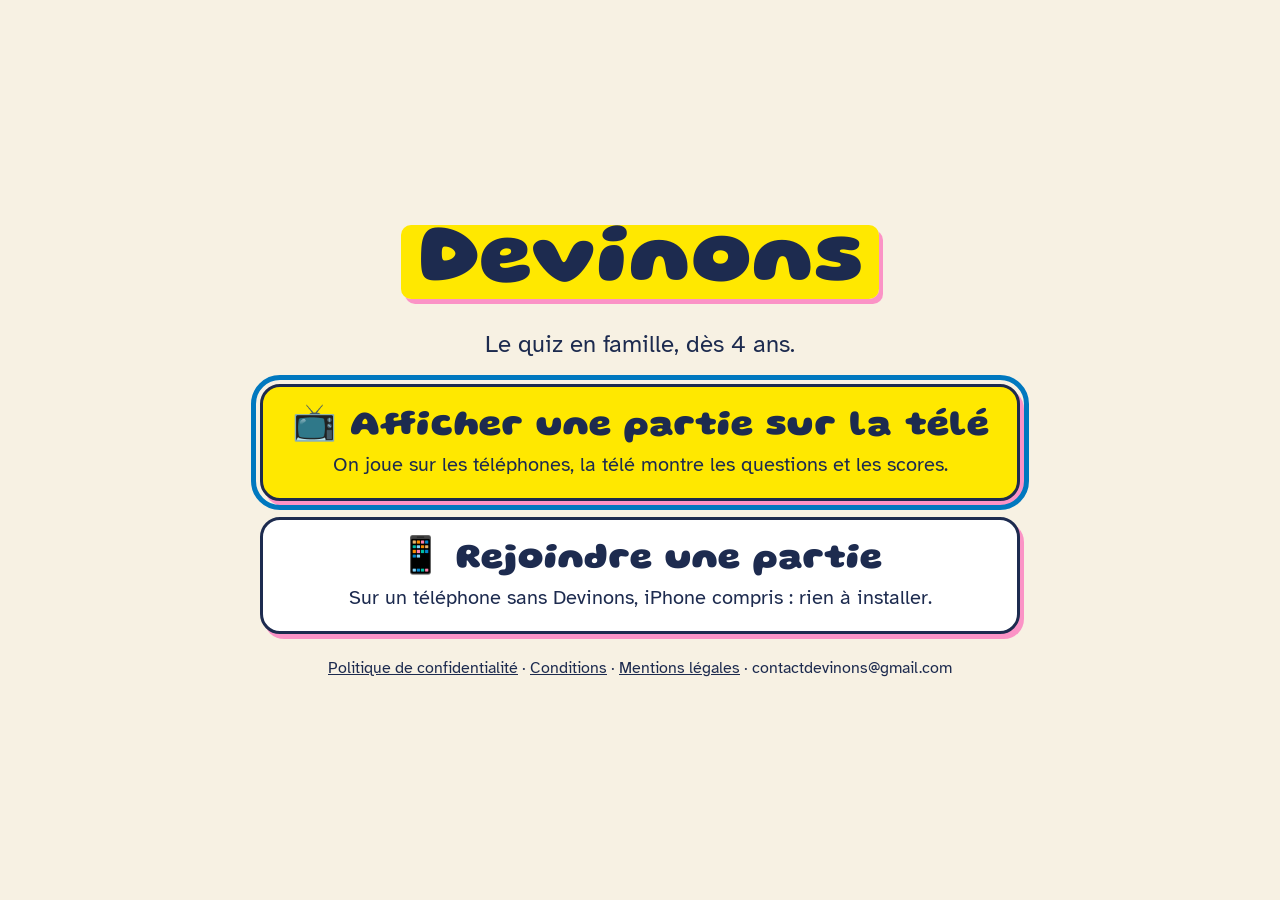
<file: index.html>
<!doctype html>
<html lang="fr">
<head>
<meta charset="utf-8">
<meta name="viewport" content="width=device-width, initial-scale=1">
<title>Devinons</title>
<link rel="preconnect" href="https://fonts.googleapis.com">
<link rel="stylesheet" href="https://fonts.googleapis.com/css2?family=Gluten:wght@800&family=Atkinson+Hyperlegible:wght@400;700&display=swap">
<style>
/* Accueil de devinons.fr : choisir entre la télé et le téléphone.
   Gros boutons, navigables à la télécommande (flèches + OK). */
* { box-sizing: border-box; }
body {
  margin: 0; min-height: 100vh; display: grid; place-items: center;
  background: #F7F1E3; color: #1D2B4F; font: 18px/1.5 "Atkinson Hyperlegible", system-ui, sans-serif;
  padding: 24px 16px;
}
main { width: min(100%, 760px); display: grid; gap: 22px; text-align: center; }
h1 { font: 800 clamp(44px, 9vw, 84px)/1 "Gluten", system-ui, sans-serif; margin: 0; }
h1 span { background: #FFE800; padding: 0 .2em; border-radius: 10px; box-shadow: 4px 5px 0 rgba(255,72,176,.55); }
p.sous { margin: 0; font-size: clamp(18px, 2.4vw, 24px); }
.boutons { display: grid; gap: 16px; }
a.bouton {
  display: grid; gap: 4px; text-decoration: none; color: #1D2B4F; background: #fff;
  border: 3px solid #1D2B4F; border-radius: 20px; padding: 20px 22px;
  box-shadow: 4px 5px 0 rgba(255,72,176,.55);
  font: 800 clamp(24px, 3.4vw, 36px)/1.15 "Gluten", system-ui, sans-serif;
}
a.bouton small { font: 400 clamp(16px, 2vw, 20px)/1.3 "Atkinson Hyperlegible", system-ui, sans-serif; }
a.bouton.tele { background: #FFE800; }
a.bouton:focus-visible, a.bouton:hover { outline: 5px solid #0078BF; outline-offset: 4px; }
footer { font-size: 16px; }
footer a { color: #1D2B4F; }
</style>
</head>
<body>
<main>
  <h1><span>Devinons</span></h1>
  <p class="sous">Le quiz en famille, dès 4 ans.</p>
  <div class="boutons">
    <a class="bouton tele" href="ecran.html" autofocus>📺 Afficher une partie sur la télé
      <small>On joue sur les téléphones, la télé montre les questions et les scores.</small></a>
    <a class="bouton" href="partie.html">📱 Rejoindre une partie
      <small>Sur un téléphone sans Devinons, iPhone compris : rien à installer.</small></a>
  </div>
  <footer><a href="confidentialite.html">Politique de confidentialité</a> · <a href="conditions.html">Conditions</a> · <a href="mentions-legales.html">Mentions légales</a> · contactdevinons@gmail.com</footer>
</main>
<script>document.querySelector('a.tele').focus();</script>
</body>
</html>
</file>
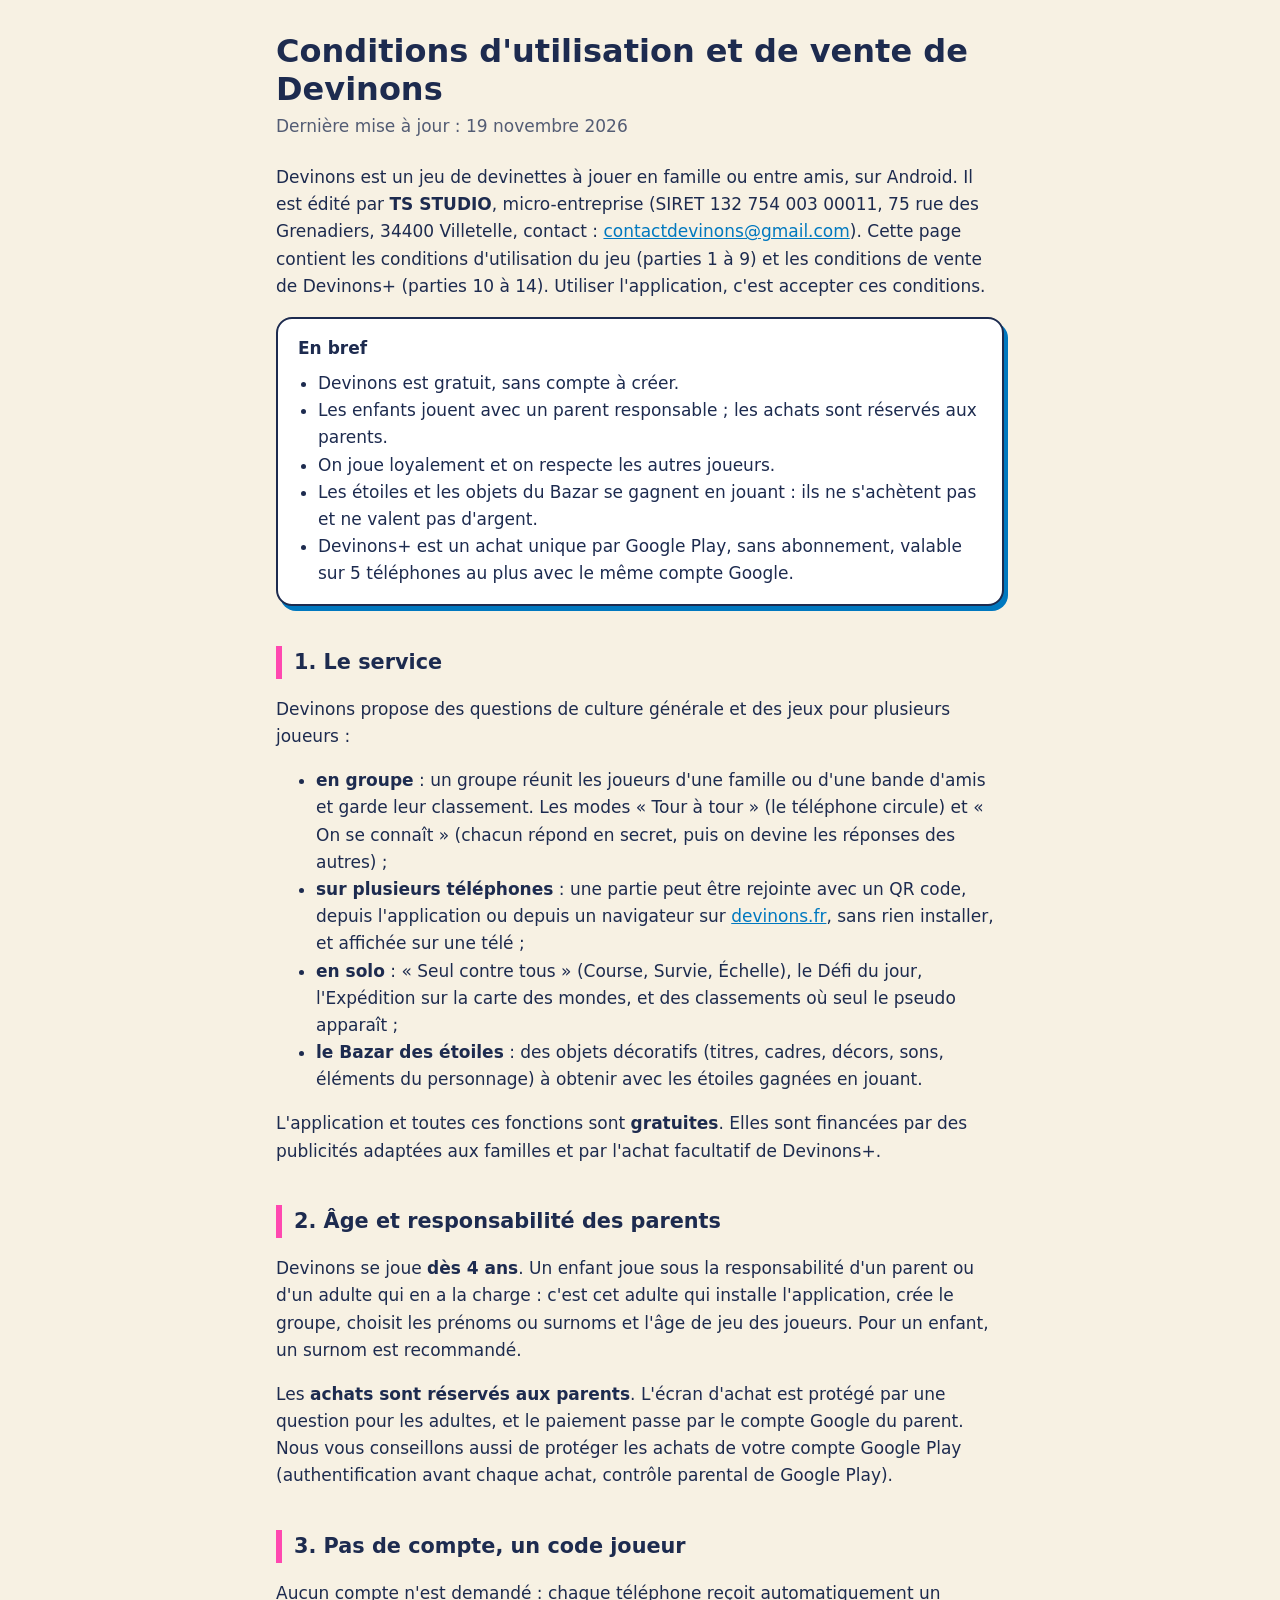
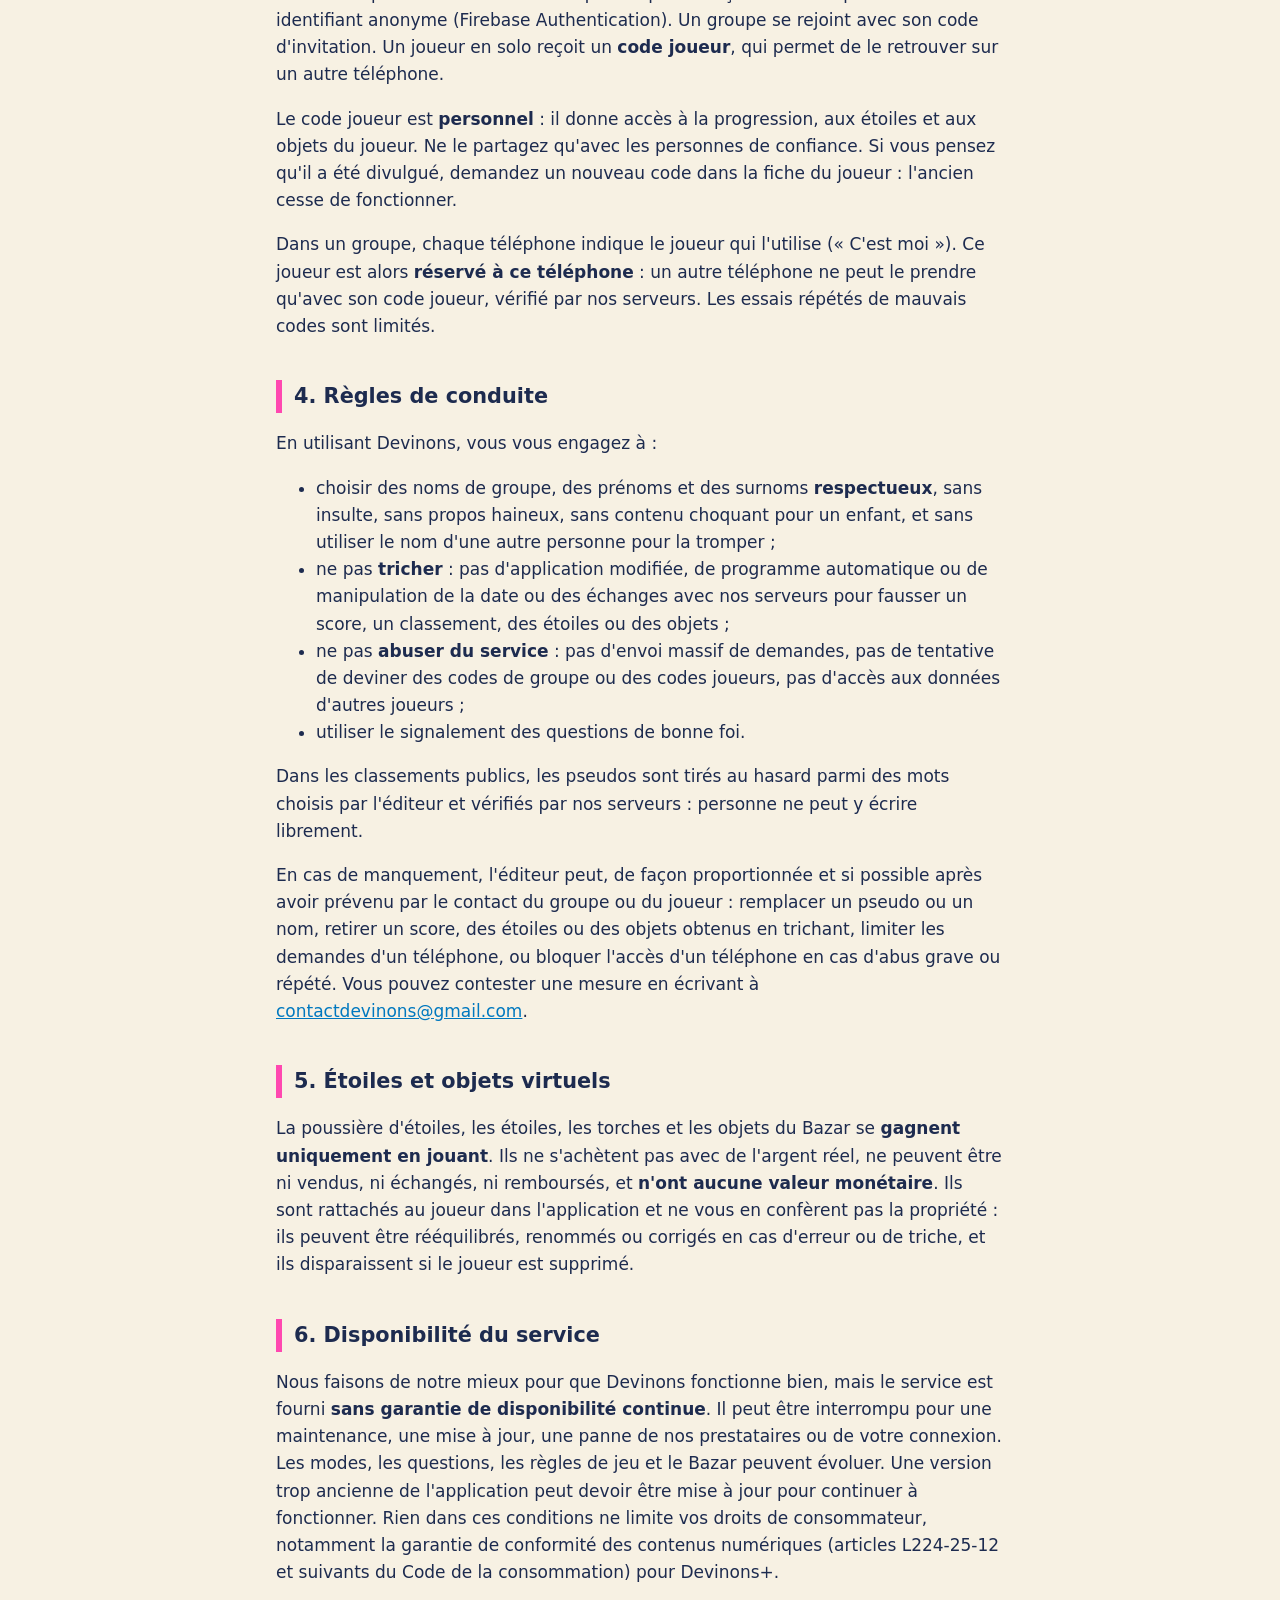
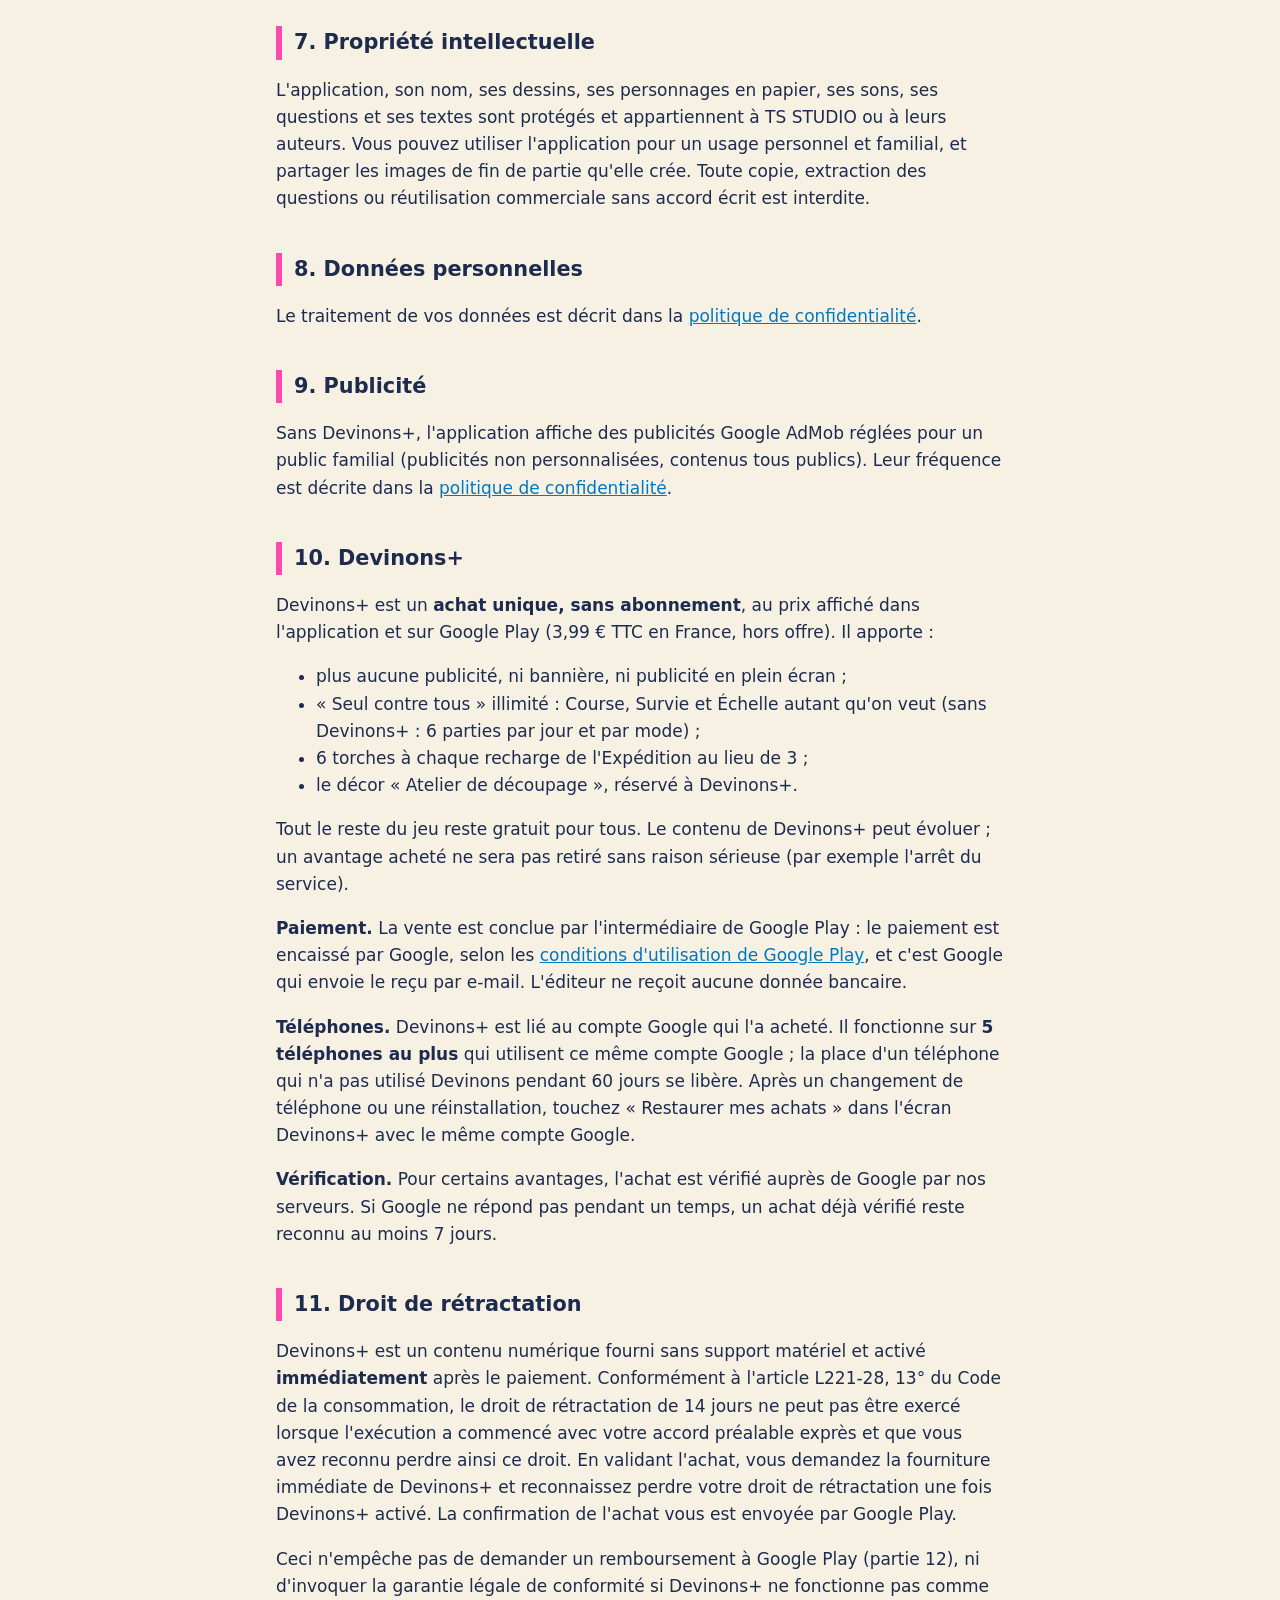
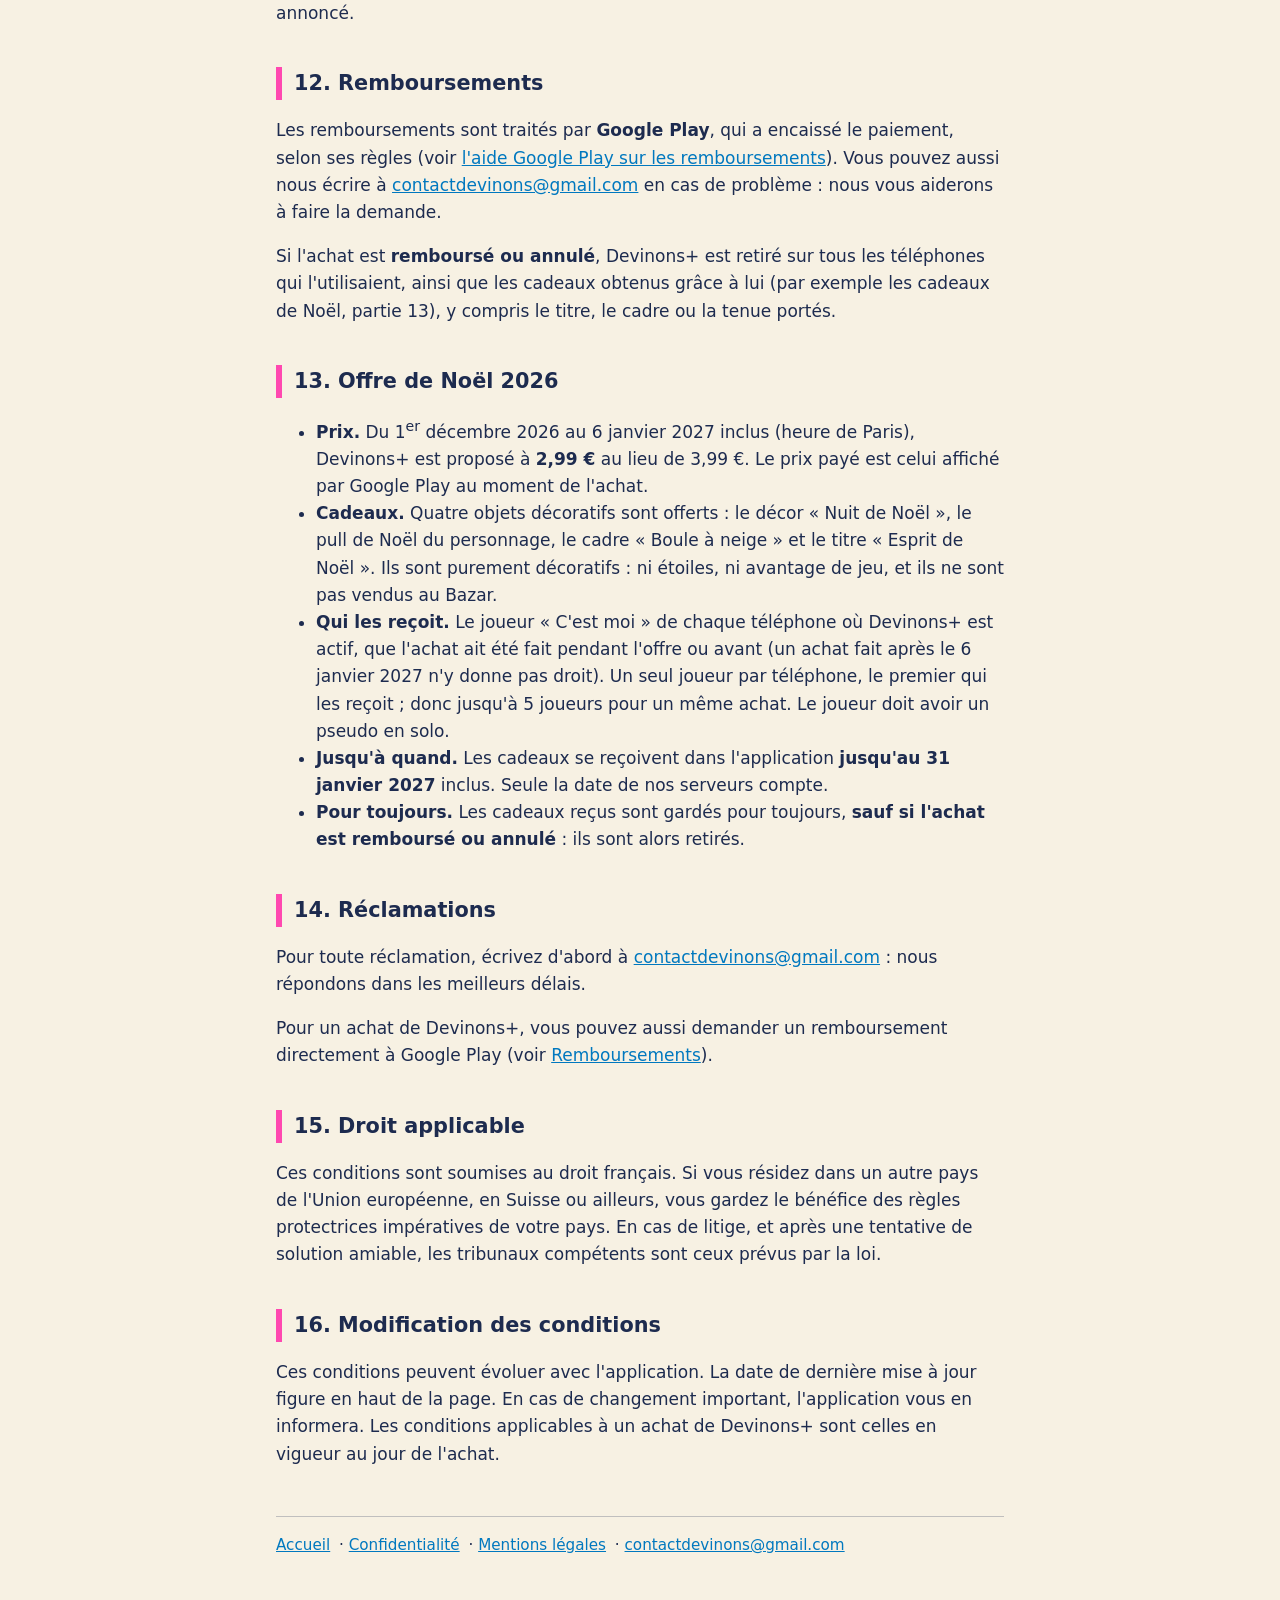
<file: conditions.html>
<!doctype html>
<html lang="fr">
<head>
<meta charset="utf-8">
<meta name="viewport" content="width=device-width, initial-scale=1">
<title>Devinons – Conditions d'utilisation et de vente</title>
<meta name="description" content="Conditions d'utilisation de l'application Devinons et conditions de vente de Devinons+.">
<style>
  :root {
    --papier: #F7F1E3;
    --encre: #1D2B4F;
    --rose: #FF48B0;
    --bleu: #0078BF;
    --jaune: #FFE800;
    --carte: #FFFFFF;
  }
  @media (prefers-color-scheme: dark) {
    :root { --papier: #14192B; --encre: #EDE7D8; --carte: #1E2540; }
  }
  * { box-sizing: border-box; }
  body {
    margin: 0;
    background: var(--papier);
    color: var(--encre);
    font: 17px/1.6 system-ui, -apple-system, "Segoe UI", Roboto, sans-serif;
  }
  main { max-width: 760px; margin: 0 auto; padding: 32px 16px 64px; }
  h1 { font-size: 2rem; line-height: 1.2; margin: 0 0 4px; }
  h2 {
    font-size: 1.3rem;
    margin: 40px 0 12px;
    padding-left: 12px;
    border-left: 6px solid var(--rose);
  }
  .date { opacity: .75; margin: 0 0 24px; }
  .resume {
    background: var(--carte);
    border: 2px solid var(--encre);
    border-radius: 16px;
    box-shadow: 4px 5px 0 var(--bleu);
    padding: 16px 20px;
  }
  .resume ul { margin: 8px 0 0; padding-left: 20px; }
  table { width: 100%; border-collapse: collapse; font-size: .95rem; }
  th, td { text-align: left; vertical-align: top; padding: 10px 8px; border-bottom: 1px solid color-mix(in srgb, var(--encre) 25%, transparent); }
  th { font-weight: 700; }
  .tableau { overflow-x: auto; }
  a { color: var(--bleu); }
  @media (prefers-color-scheme: dark) { a { color: #6CC3FF; } }
  code { font-size: .9em; }
  .repere { background: var(--jaune); color: #1D2B4F; padding: 0 .25em; border-radius: 4px; font-weight: 700; }
  footer { margin-top: 48px; padding-top: 16px; border-top: 1px solid color-mix(in srgb, var(--encre) 25%, transparent); font-size: .95rem; }
  footer a { margin-right: 4px; }
</style>
</head>
<body>
<main>
  <h1>Conditions d'utilisation et de vente de Devinons</h1>
  <p class="date">Dernière mise à jour : 19 novembre 2026</p>

  <p>Devinons est un jeu de devinettes à jouer en famille ou entre amis, sur Android. Il est édité par
  <strong>TS STUDIO</strong>, micro-entreprise (SIRET 132 754 003 00011, 75 rue des Grenadiers, 34400 Villetelle,
  contact : <a href="mailto:contactdevinons@gmail.com">contactdevinons@gmail.com</a>).
  Cette page contient les conditions d'utilisation du jeu (parties 1 à 9) et les conditions de vente de Devinons+ (parties 10 à 14).
  Utiliser l'application, c'est accepter ces conditions.</p>

  <div class="resume">
    <strong>En bref</strong>
    <ul>
      <li>Devinons est gratuit, sans compte à créer.</li>
      <li>Les enfants jouent avec un parent responsable ; les achats sont réservés aux parents.</li>
      <li>On joue loyalement et on respecte les autres joueurs.</li>
      <li>Les étoiles et les objets du Bazar se gagnent en jouant : ils ne s'achètent pas et ne valent pas d'argent.</li>
      <li>Devinons+ est un achat unique par Google Play, sans abonnement, valable sur 5 téléphones au plus avec le même compte Google.</li>
    </ul>
  </div>

  <h2>1. Le service</h2>
  <p>Devinons propose des questions de culture générale et des jeux pour plusieurs joueurs :</p>
  <ul>
    <li><strong>en groupe</strong> : un groupe réunit les joueurs d'une famille ou d'une bande d'amis et garde leur classement. Les modes « Tour à tour » (le téléphone circule) et « On se connaît » (chacun répond en secret, puis on devine les réponses des autres) ;</li>
    <li><strong>sur plusieurs téléphones</strong> : une partie peut être rejointe avec un QR code, depuis l'application ou depuis un navigateur sur <a href="https://devinons.fr">devinons.fr</a>, sans rien installer, et affichée sur une télé ;</li>
    <li><strong>en solo</strong> : « Seul contre tous » (Course, Survie, Échelle), le Défi du jour, l'Expédition sur la carte des mondes, et des classements où seul le pseudo apparaît ;</li>
    <li><strong>le Bazar des étoiles</strong> : des objets décoratifs (titres, cadres, décors, sons, éléments du personnage) à obtenir avec les étoiles gagnées en jouant.</li>
  </ul>
  <p>L'application et toutes ces fonctions sont <strong>gratuites</strong>. Elles sont financées par des publicités adaptées aux familles et par l'achat facultatif de Devinons+.</p>

  <h2>2. Âge et responsabilité des parents</h2>
  <p>Devinons se joue <strong>dès 4 ans</strong>. Un enfant joue sous la responsabilité d'un parent ou d'un adulte qui en a la charge : c'est cet adulte qui installe l'application, crée le groupe, choisit les prénoms ou surnoms et l'âge de jeu des joueurs. Pour un enfant, un surnom est recommandé.</p>
  <p>Les <strong>achats sont réservés aux parents</strong>. L'écran d'achat est protégé par une question pour les adultes, et le paiement passe par le compte Google du parent. Nous vous conseillons aussi de protéger les achats de votre compte Google Play (authentification avant chaque achat, contrôle parental de Google Play).</p>

  <h2>3. Pas de compte, un code joueur</h2>
  <p>Aucun compte n'est demandé : chaque téléphone reçoit automatiquement un identifiant anonyme (Firebase Authentication). Un groupe se rejoint avec son code d'invitation. Un joueur en solo reçoit un <strong>code joueur</strong>, qui permet de le retrouver sur un autre téléphone.</p>
  <p>Le code joueur est <strong>personnel</strong> : il donne accès à la progression, aux étoiles et aux objets du joueur. Ne le partagez qu'avec les personnes de confiance. Si vous pensez qu'il a été divulgué, demandez un nouveau code dans la fiche du joueur : l'ancien cesse de fonctionner.</p>
  <p>Dans un groupe, chaque téléphone indique le joueur qui l'utilise (« C'est moi »). Ce joueur est alors <strong>réservé à ce téléphone</strong> : un autre téléphone ne peut le prendre qu'avec son code joueur, vérifié par nos serveurs. Les essais répétés de mauvais codes sont limités.</p>

  <h2>4. Règles de conduite</h2>
  <p>En utilisant Devinons, vous vous engagez à :</p>
  <ul>
    <li>choisir des noms de groupe, des prénoms et des surnoms <strong>respectueux</strong>, sans insulte, sans propos haineux, sans contenu choquant pour un enfant, et sans utiliser le nom d'une autre personne pour la tromper ;</li>
    <li>ne pas <strong>tricher</strong> : pas d'application modifiée, de programme automatique ou de manipulation de la date ou des échanges avec nos serveurs pour fausser un score, un classement, des étoiles ou des objets ;</li>
    <li>ne pas <strong>abuser du service</strong> : pas d'envoi massif de demandes, pas de tentative de deviner des codes de groupe ou des codes joueurs, pas d'accès aux données d'autres joueurs ;</li>
    <li>utiliser le signalement des questions de bonne foi.</li>
  </ul>
  <p>Dans les classements publics, les pseudos sont tirés au hasard parmi des mots choisis par l'éditeur et vérifiés par nos serveurs : personne ne peut y écrire librement.</p>
  <p>En cas de manquement, l'éditeur peut, de façon proportionnée et si possible après avoir prévenu par le contact du groupe ou du joueur : remplacer un pseudo ou un nom, retirer un score, des étoiles ou des objets obtenus en trichant, limiter les demandes d'un téléphone, ou bloquer l'accès d'un téléphone en cas d'abus grave ou répété. Vous pouvez contester une mesure en écrivant à <a href="mailto:contactdevinons@gmail.com">contactdevinons@gmail.com</a>.</p>

  <h2>5. Étoiles et objets virtuels</h2>
  <p>La poussière d'étoiles, les étoiles, les torches et les objets du Bazar se <strong>gagnent uniquement en jouant</strong>. Ils ne s'achètent pas avec de l'argent réel, ne peuvent être ni vendus, ni échangés, ni remboursés, et <strong>n'ont aucune valeur monétaire</strong>. Ils sont rattachés au joueur dans l'application et ne vous en confèrent pas la propriété : ils peuvent être rééquilibrés, renommés ou corrigés en cas d'erreur ou de triche, et ils disparaissent si le joueur est supprimé.</p>

  <h2>6. Disponibilité du service</h2>
  <p>Nous faisons de notre mieux pour que Devinons fonctionne bien, mais le service est fourni <strong>sans garantie de disponibilité continue</strong>. Il peut être interrompu pour une maintenance, une mise à jour, une panne de nos prestataires ou de votre connexion. Les modes, les questions, les règles de jeu et le Bazar peuvent évoluer. Une version trop ancienne de l'application peut devoir être mise à jour pour continuer à fonctionner. Rien dans ces conditions ne limite vos droits de consommateur, notamment la garantie de conformité des contenus numériques (articles L224-25-12 et suivants du Code de la consommation) pour Devinons+.</p>

  <h2>7. Propriété intellectuelle</h2>
  <p>L'application, son nom, ses dessins, ses personnages en papier, ses sons, ses questions et ses textes sont protégés et appartiennent à TS STUDIO ou à leurs auteurs. Vous pouvez utiliser l'application pour un usage personnel et familial, et partager les images de fin de partie qu'elle crée. Toute copie, extraction des questions ou réutilisation commerciale sans accord écrit est interdite.</p>

  <h2>8. Données personnelles</h2>
  <p>Le traitement de vos données est décrit dans la <a href="confidentialite.html">politique de confidentialité</a>.</p>

  <h2>9. Publicité</h2>
  <p>Sans Devinons+, l'application affiche des publicités Google AdMob réglées pour un public familial (publicités non personnalisées, contenus tous publics). Leur fréquence est décrite dans la <a href="confidentialite.html">politique de confidentialité</a>.</p>

  <h2 id="devinons-plus">10. Devinons+</h2>
  <p>Devinons+ est un <strong>achat unique, sans abonnement</strong>, au prix affiché dans l'application et sur Google Play (3,99 € TTC en France, hors offre). Il apporte :</p>
  <ul>
    <li>plus aucune publicité, ni bannière, ni publicité en plein écran ;</li>
    <li>« Seul contre tous » illimité : Course, Survie et Échelle autant qu'on veut (sans Devinons+ : 6 parties par jour et par mode) ;</li>
    <li>6 torches à chaque recharge de l'Expédition au lieu de 3 ;</li>
    <li>le décor « Atelier de découpage », réservé à Devinons+.</li>
  </ul>
  <p>Tout le reste du jeu reste gratuit pour tous. Le contenu de Devinons+ peut évoluer ; un avantage acheté ne sera pas retiré sans raison sérieuse (par exemple l'arrêt du service).</p>
  <p><strong>Paiement.</strong> La vente est conclue par l'intermédiaire de Google Play : le paiement est encaissé par Google, selon les <a href="https://play.google.com/about/play-terms/">conditions d'utilisation de Google Play</a>, et c'est Google qui envoie le reçu par e-mail. L'éditeur ne reçoit aucune donnée bancaire.</p>
  <p><strong>Téléphones.</strong> Devinons+ est lié au compte Google qui l'a acheté. Il fonctionne sur <strong>5 téléphones au plus</strong> qui utilisent ce même compte Google ; la place d'un téléphone qui n'a pas utilisé Devinons pendant 60 jours se libère. Après un changement de téléphone ou une réinstallation, touchez « Restaurer mes achats » dans l'écran Devinons+ avec le même compte Google.</p>
  <p><strong>Vérification.</strong> Pour certains avantages, l'achat est vérifié auprès de Google par nos serveurs. Si Google ne répond pas pendant un temps, un achat déjà vérifié reste reconnu au moins 7 jours.</p>

  <h2 id="retractation">11. Droit de rétractation</h2>
  <p>Devinons+ est un contenu numérique fourni sans support matériel et activé <strong>immédiatement</strong> après le paiement. Conformément à l'article L221-28, 13° du Code de la consommation, le droit de rétractation de 14 jours ne peut pas être exercé lorsque l'exécution a commencé avec votre accord préalable exprès et que vous avez reconnu perdre ainsi ce droit. En validant l'achat, vous demandez la fourniture immédiate de Devinons+ et reconnaissez perdre votre droit de rétractation une fois Devinons+ activé. La confirmation de l'achat vous est envoyée par Google Play.</p>
  <p>Ceci n'empêche pas de demander un remboursement à Google Play (partie 12), ni d'invoquer la garantie légale de conformité si Devinons+ ne fonctionne pas comme annoncé.</p>

  <h2 id="remboursements">12. Remboursements</h2>
  <p>Les remboursements sont traités par <strong>Google Play</strong>, qui a encaissé le paiement, selon ses règles (voir <a href="https://support.google.com/googleplay/answer/2479637?hl=fr">l'aide Google Play sur les remboursements</a>). Vous pouvez aussi nous écrire à <a href="mailto:contactdevinons@gmail.com">contactdevinons@gmail.com</a> en cas de problème : nous vous aiderons à faire la demande.</p>
  <p>Si l'achat est <strong>remboursé ou annulé</strong>, Devinons+ est retiré sur tous les téléphones qui l'utilisaient, ainsi que les cadeaux obtenus grâce à lui (par exemple les cadeaux de Noël, partie 13), y compris le titre, le cadre ou la tenue portés.</p>

  <h2 id="noel">13. Offre de Noël 2026</h2>
  <ul>
    <li><strong>Prix.</strong> Du 1<sup>er</sup> décembre 2026 au 6 janvier 2027 inclus (heure de Paris), Devinons+ est proposé à <strong>2,99 €</strong> au lieu de 3,99 €. Le prix payé est celui affiché par Google Play au moment de l'achat.</li>
    <li><strong>Cadeaux.</strong> Quatre objets décoratifs sont offerts : le décor « Nuit de Noël », le pull de Noël du personnage, le cadre « Boule à neige » et le titre « Esprit de Noël ». Ils sont purement décoratifs : ni étoiles, ni avantage de jeu, et ils ne sont pas vendus au Bazar.</li>
    <li><strong>Qui les reçoit.</strong> Le joueur « C'est moi » de chaque téléphone où Devinons+ est actif, que l'achat ait été fait pendant l'offre ou avant (un achat fait après le 6 janvier 2027 n'y donne pas droit). Un seul joueur par téléphone, le premier qui les reçoit ; donc jusqu'à 5 joueurs pour un même achat. Le joueur doit avoir un pseudo en solo.</li>
    <li><strong>Jusqu'à quand.</strong> Les cadeaux se reçoivent dans l'application <strong>jusqu'au 31 janvier 2027</strong> inclus. Seule la date de nos serveurs compte.</li>
    <li><strong>Pour toujours.</strong> Les cadeaux reçus sont gardés pour toujours, <strong>sauf si l'achat est remboursé ou annulé</strong> : ils sont alors retirés.</li>
  </ul>

  <h2>14. Réclamations</h2>
  <p>Pour toute réclamation, écrivez d'abord à <a href="mailto:contactdevinons@gmail.com">contactdevinons@gmail.com</a> : nous répondons dans les meilleurs délais.</p>
  <p>Pour un achat de Devinons+, vous pouvez aussi demander un remboursement directement à Google Play (voir <a href="#remboursements">Remboursements</a>).</p>
  <h2>15. Droit applicable</h2>
  <p>Ces conditions sont soumises au droit français. Si vous résidez dans un autre pays de l'Union européenne, en Suisse ou ailleurs, vous gardez le bénéfice des règles protectrices impératives de votre pays. En cas de litige, et après une tentative de solution amiable, les tribunaux compétents sont ceux prévus par la loi.</p>

  <h2>16. Modification des conditions</h2>
  <p>Ces conditions peuvent évoluer avec l'application. La date de dernière mise à jour figure en haut de la page. En cas de changement important, l'application vous en informera. Les conditions applicables à un achat de Devinons+ sont celles en vigueur au jour de l'achat.</p>

  <footer>
    <a href="index.html">Accueil</a> · <a href="confidentialite.html">Confidentialité</a> · <a href="mentions-legales.html">Mentions légales</a> · <a href="mailto:contactdevinons@gmail.com">contactdevinons@gmail.com</a>
  </footer>
</main>
</body>
</html>
</file>
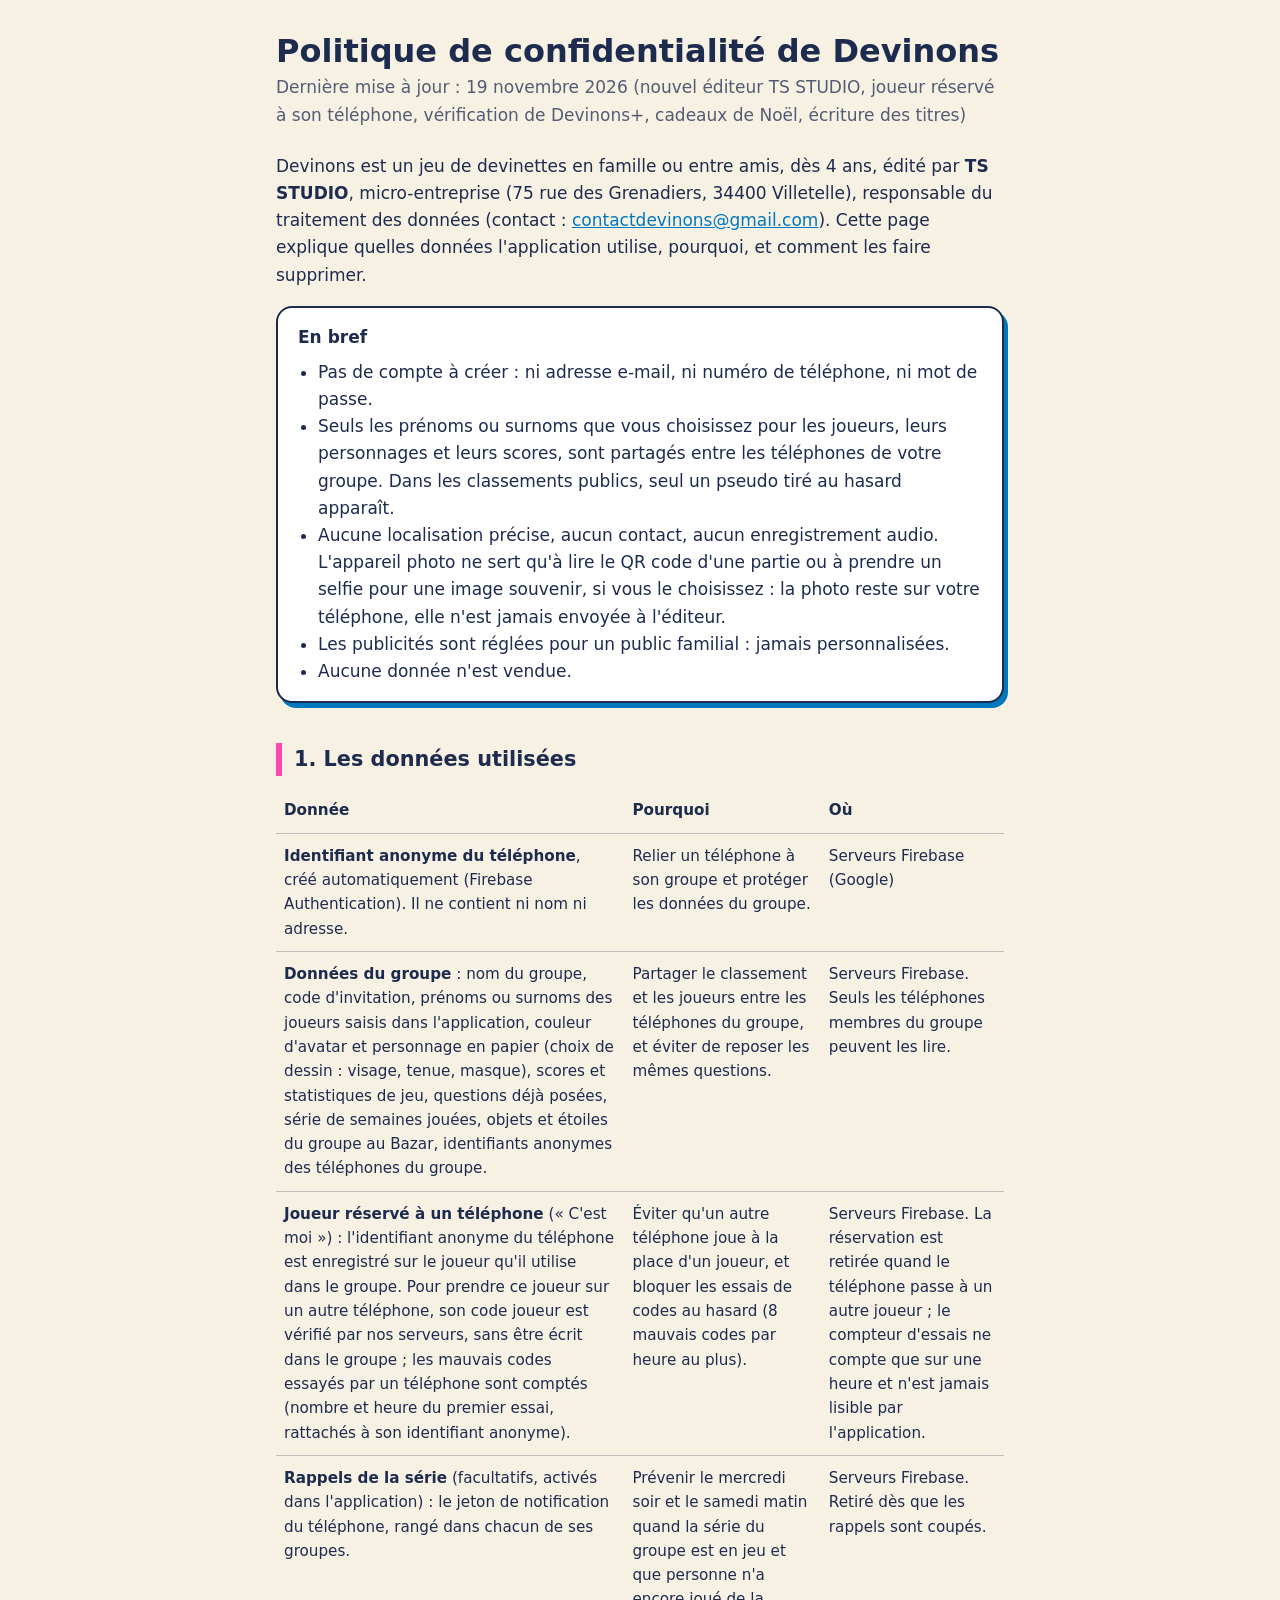
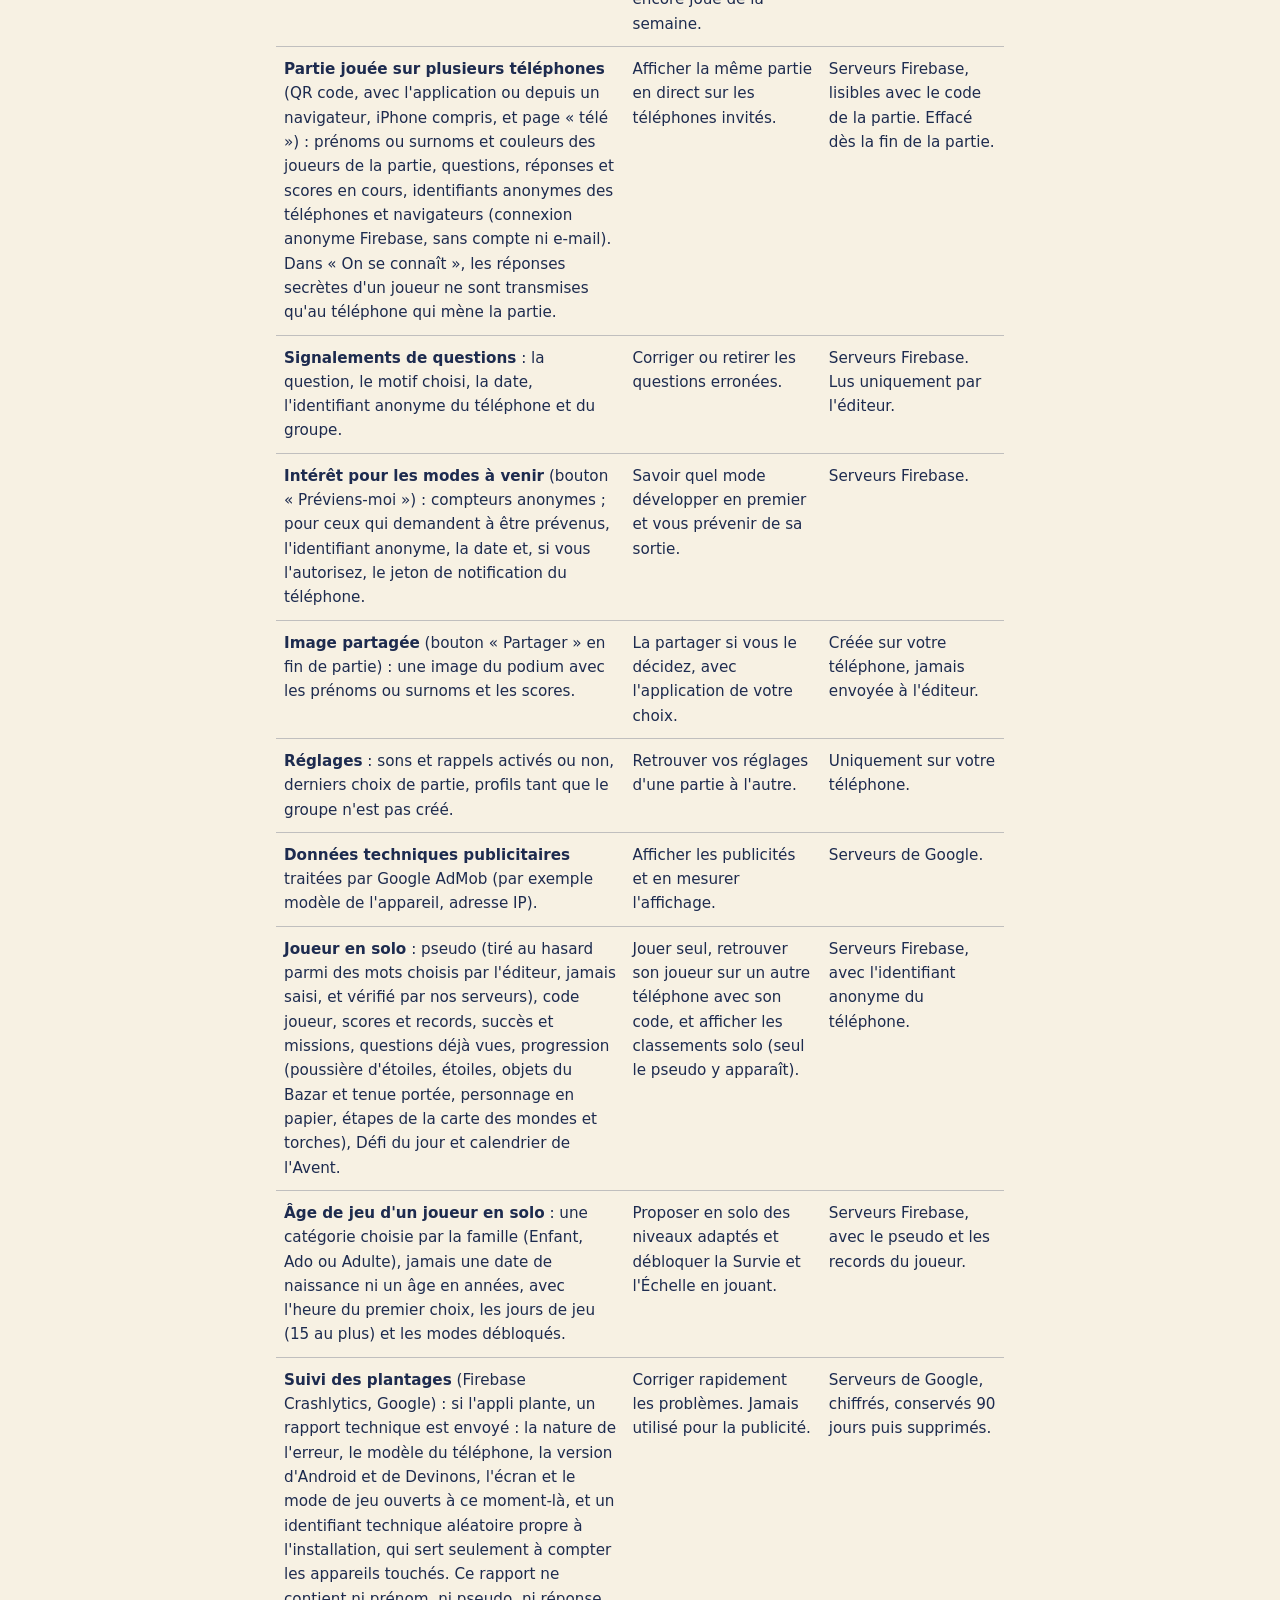
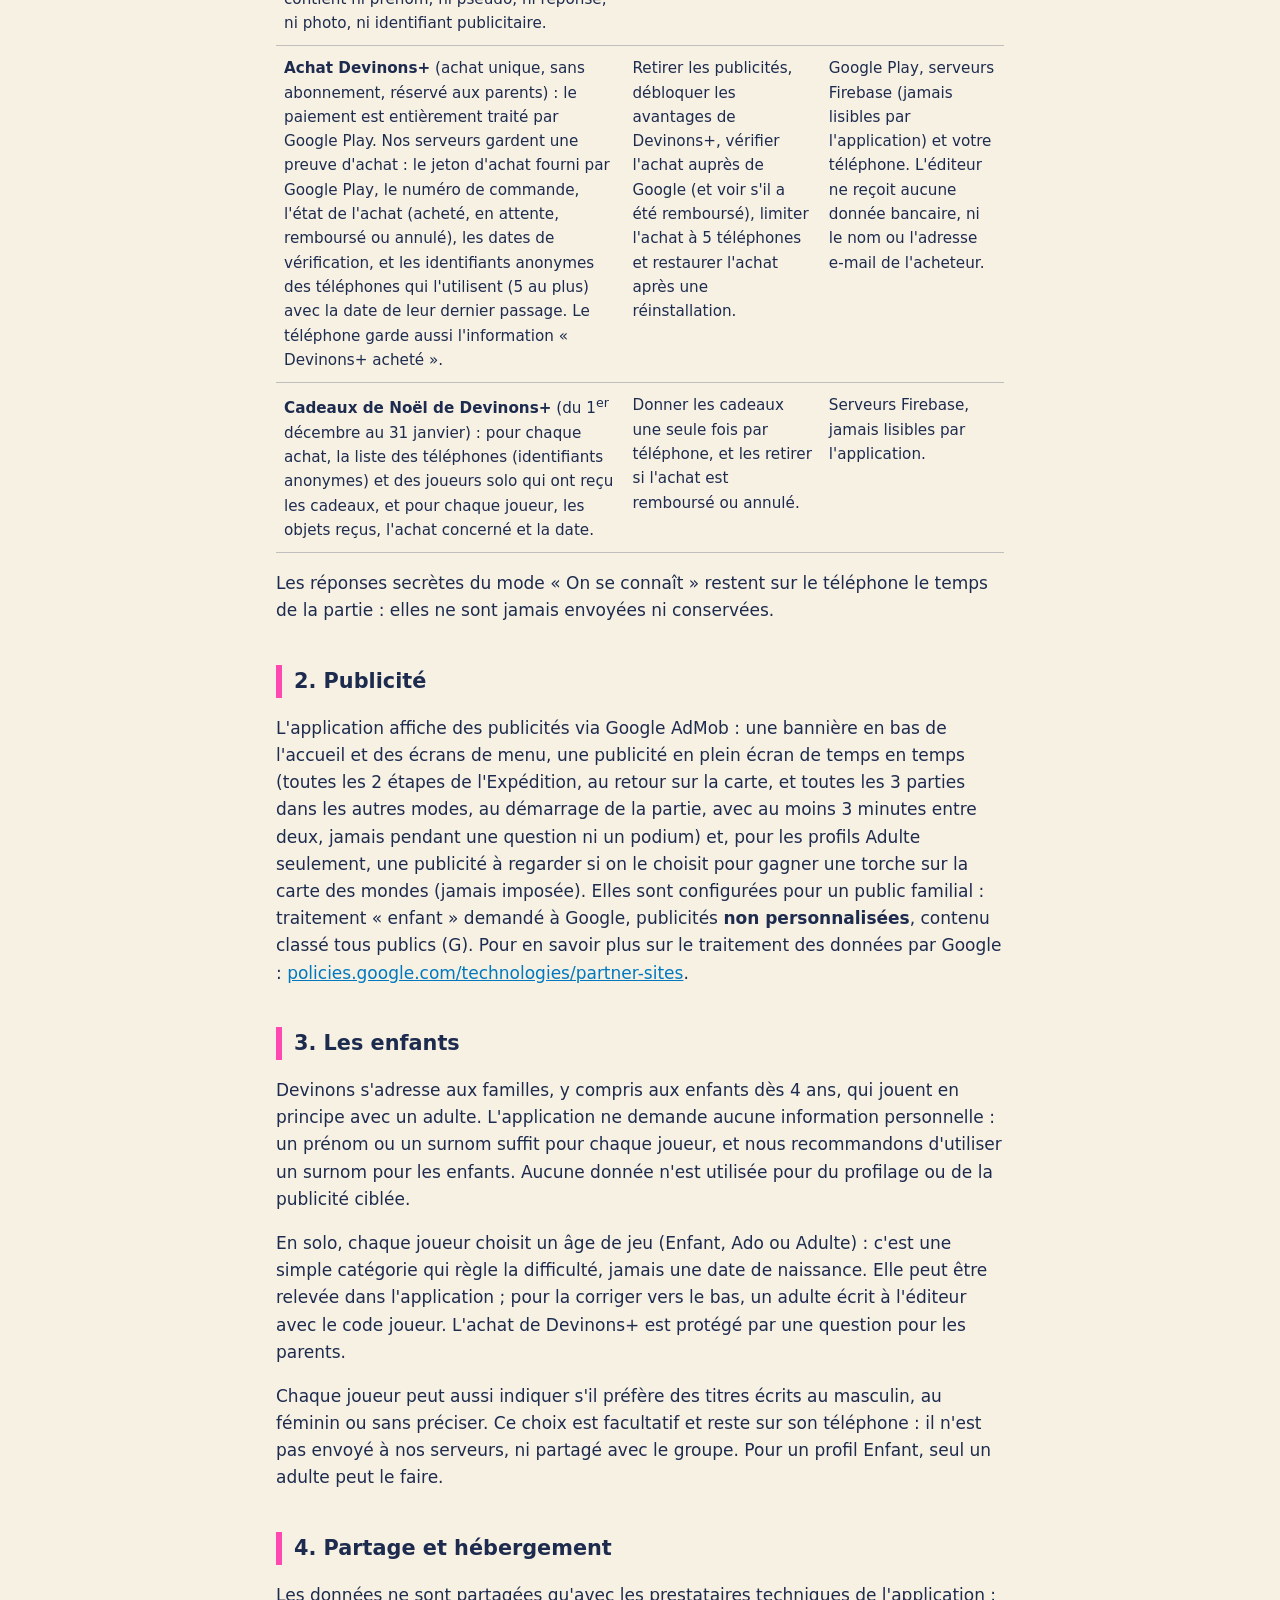
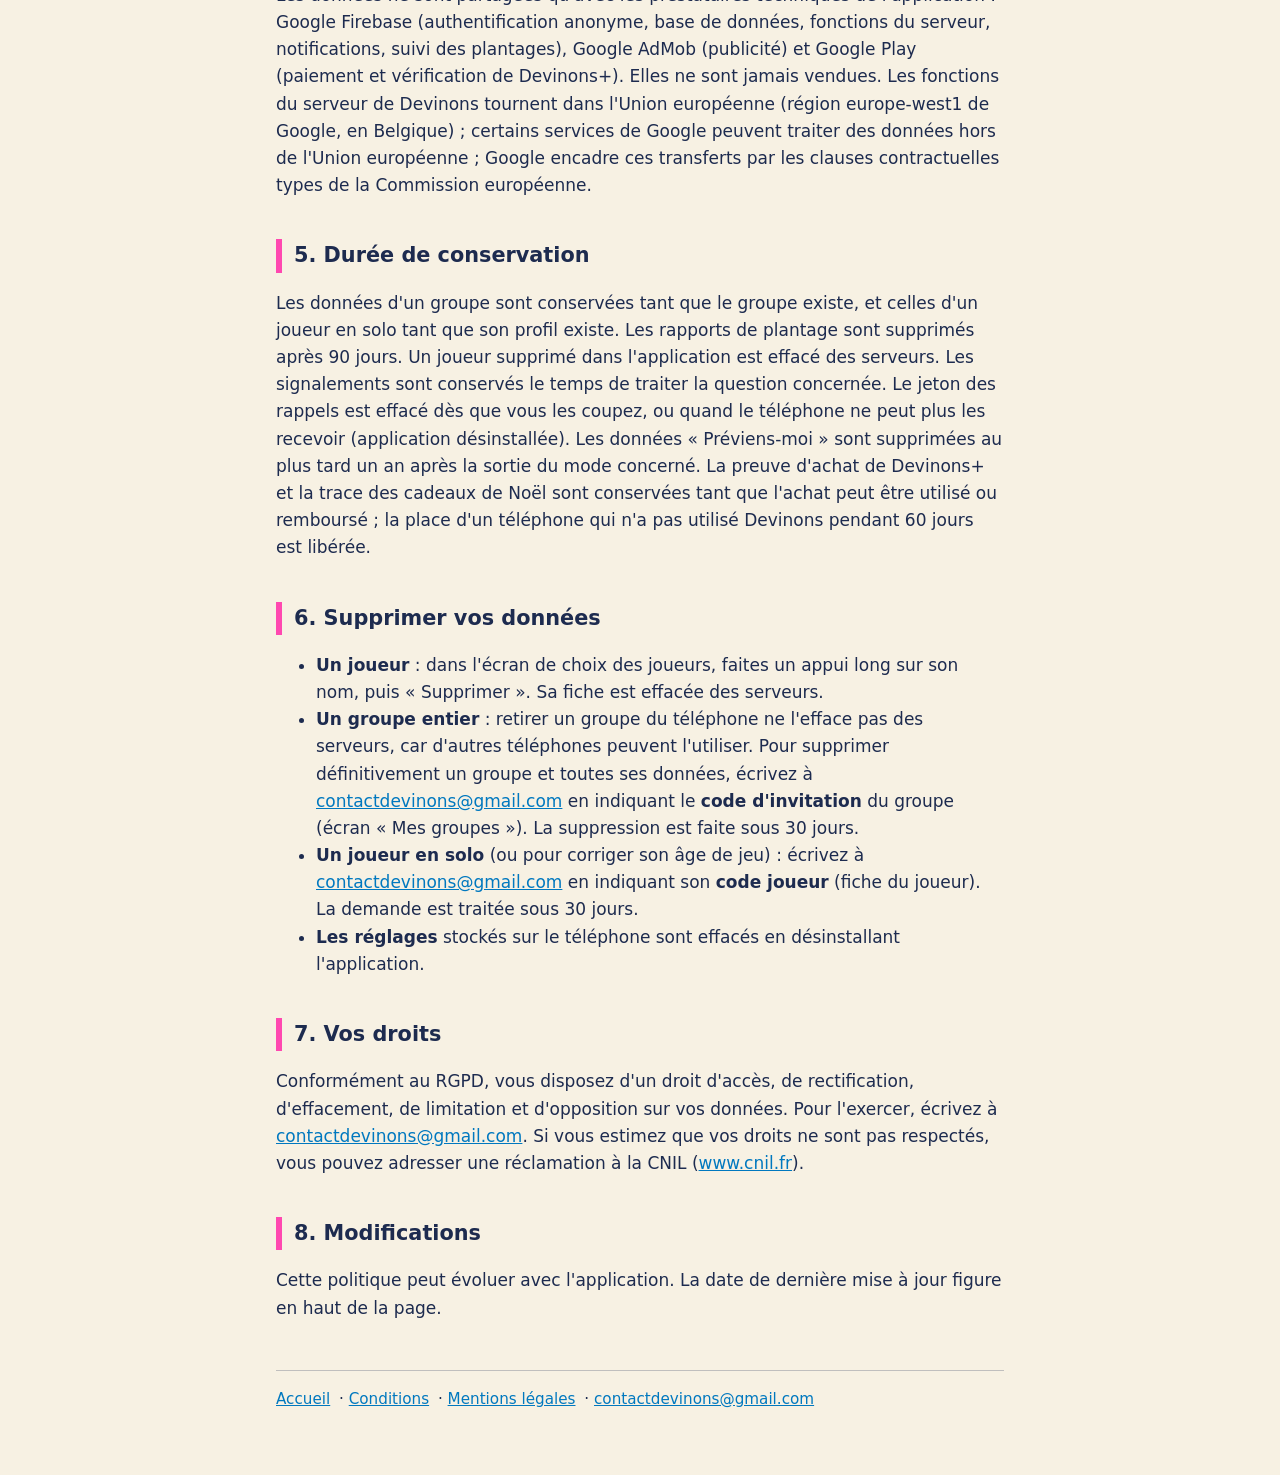
<file: confidentialite.html>
<!doctype html>
<html lang="fr">
<head>
<meta charset="utf-8">
<meta name="viewport" content="width=device-width, initial-scale=1">
<title>Devinons – Politique de confidentialité</title>
<meta name="description" content="Politique de confidentialité de l'application Devinons : quelles données sont traitées, pourquoi, et comment les supprimer.">
<style>
  :root {
    --papier: #F7F1E3;
    --encre: #1D2B4F;
    --rose: #FF48B0;
    --bleu: #0078BF;
    --jaune: #FFE800;
    --carte: #FFFFFF;
  }
  @media (prefers-color-scheme: dark) {
    :root { --papier: #14192B; --encre: #EDE7D8; --carte: #1E2540; }
  }
  * { box-sizing: border-box; }
  body {
    margin: 0;
    background: var(--papier);
    color: var(--encre);
    font: 17px/1.6 system-ui, -apple-system, "Segoe UI", Roboto, sans-serif;
  }
  main { max-width: 760px; margin: 0 auto; padding: 32px 16px 64px; }
  h1 { font-size: 2rem; line-height: 1.2; margin: 0 0 4px; }
  h2 {
    font-size: 1.3rem;
    margin: 40px 0 12px;
    padding-left: 12px;
    border-left: 6px solid var(--rose);
  }
  .date { opacity: .75; margin: 0 0 24px; }
  .resume {
    background: var(--carte);
    border: 2px solid var(--encre);
    border-radius: 16px;
    box-shadow: 4px 5px 0 var(--bleu);
    padding: 16px 20px;
  }
  .resume ul { margin: 8px 0 0; padding-left: 20px; }
  table { width: 100%; border-collapse: collapse; font-size: .95rem; }
  th, td { text-align: left; vertical-align: top; padding: 10px 8px; border-bottom: 1px solid color-mix(in srgb, var(--encre) 25%, transparent); }
  th { font-weight: 700; }
  .tableau { overflow-x: auto; }
  a { color: var(--bleu); }
  @media (prefers-color-scheme: dark) { a { color: #6CC3FF; } }
  code { font-size: .9em; }
  .repere { background: var(--jaune); color: #1D2B4F; padding: 0 .25em; border-radius: 4px; font-weight: 700; }
  footer { margin-top: 48px; padding-top: 16px; border-top: 1px solid color-mix(in srgb, var(--encre) 25%, transparent); font-size: .95rem; }
  footer a { margin-right: 4px; }
</style>
</head>
<body>
<main>
  <h1>Politique de confidentialité de Devinons</h1>
  <p class="date">Dernière mise à jour : 19 novembre 2026 (nouvel éditeur TS STUDIO, joueur réservé à son téléphone, vérification de Devinons+, cadeaux de Noël, écriture des titres)</p>

  <p>Devinons est un jeu de devinettes en famille ou entre amis, dès 4 ans, édité par
  <strong>TS STUDIO</strong>, micro-entreprise (75 rue des Grenadiers, 34400 Villetelle),
  responsable du traitement des données (contact : <a href="mailto:contactdevinons@gmail.com">contactdevinons@gmail.com</a>).
  Cette page explique quelles données l'application utilise, pourquoi, et comment les faire supprimer.</p>

  <div class="resume">
    <strong>En bref</strong>
    <ul>
      <li>Pas de compte à créer : ni adresse e-mail, ni numéro de téléphone, ni mot de passe.</li>
      <li>Seuls les prénoms ou surnoms que vous choisissez pour les joueurs, leurs personnages et leurs scores, sont partagés entre les téléphones de votre groupe. Dans les classements publics, seul un pseudo tiré au hasard apparaît.</li>
      <li>Aucune localisation précise, aucun contact, aucun enregistrement audio. L'appareil photo ne sert qu'à lire le QR code d'une partie ou à prendre un selfie pour une image souvenir, si vous le choisissez : la photo reste sur votre téléphone, elle n'est jamais envoyée à l'éditeur.</li>
      <li>Les publicités sont réglées pour un public familial : jamais personnalisées.</li>
      <li>Aucune donnée n'est vendue.</li>
    </ul>
  </div>

  <h2>1. Les données utilisées</h2>
  <div class="tableau">
  <table>
    <tr><th>Donnée</th><th>Pourquoi</th><th>Où</th></tr>
    <tr>
      <td><strong>Identifiant anonyme du téléphone</strong>, créé automatiquement (Firebase Authentication). Il ne contient ni nom ni adresse.</td>
      <td>Relier un téléphone à son groupe et protéger les données du groupe.</td>
      <td>Serveurs Firebase (Google)</td>
    </tr>
    <tr>
      <td><strong>Données du groupe</strong> : nom du groupe, code d'invitation, prénoms ou surnoms des joueurs saisis dans l'application, couleur d'avatar et personnage en papier (choix de dessin : visage, tenue, masque), scores et statistiques de jeu, questions déjà posées, série de semaines jouées, objets et étoiles du groupe au Bazar, identifiants anonymes des téléphones du groupe.</td>
      <td>Partager le classement et les joueurs entre les téléphones du groupe, et éviter de reposer les mêmes questions.</td>
      <td>Serveurs Firebase. Seuls les téléphones membres du groupe peuvent les lire.</td>
    </tr>
    <tr>
      <td><strong>Joueur réservé à un téléphone</strong> (« C'est moi ») : l'identifiant anonyme du téléphone est enregistré sur le joueur qu'il utilise dans le groupe. Pour prendre ce joueur sur un autre téléphone, son code joueur est vérifié par nos serveurs, sans être écrit dans le groupe ; les mauvais codes essayés par un téléphone sont comptés (nombre et heure du premier essai, rattachés à son identifiant anonyme).</td>
      <td>Éviter qu'un autre téléphone joue à la place d'un joueur, et bloquer les essais de codes au hasard (8 mauvais codes par heure au plus).</td>
      <td>Serveurs Firebase. La réservation est retirée quand le téléphone passe à un autre joueur ; le compteur d'essais ne compte que sur une heure et n'est jamais lisible par l'application.</td>
    </tr>
    <tr>
      <td><strong>Rappels de la série</strong> (facultatifs, activés dans l'application) : le jeton de notification du téléphone, rangé dans chacun de ses groupes.</td>
      <td>Prévenir le mercredi soir et le samedi matin quand la série du groupe est en jeu et que personne n'a encore joué de la semaine.</td>
      <td>Serveurs Firebase. Retiré dès que les rappels sont coupés.</td>
    </tr>
    <tr>
      <td><strong>Partie jouée sur plusieurs téléphones</strong> (QR code, avec l'application ou depuis un navigateur, iPhone compris, et page « télé ») : prénoms ou surnoms et couleurs des joueurs de la partie, questions, réponses et scores en cours, identifiants anonymes des téléphones et navigateurs (connexion anonyme Firebase, sans compte ni e-mail). Dans « On se connaît », les réponses secrètes d'un joueur ne sont transmises qu'au téléphone qui mène la partie.</td>
      <td>Afficher la même partie en direct sur les téléphones invités.</td>
      <td>Serveurs Firebase, lisibles avec le code de la partie. Effacé dès la fin de la partie.</td>
    </tr>
    <tr>
      <td><strong>Signalements de questions</strong> : la question, le motif choisi, la date, l'identifiant anonyme du téléphone et du groupe.</td>
      <td>Corriger ou retirer les questions erronées.</td>
      <td>Serveurs Firebase. Lus uniquement par l'éditeur.</td>
    </tr>
    <tr>
      <td><strong>Intérêt pour les modes à venir</strong> (bouton « Préviens-moi ») : compteurs anonymes ; pour ceux qui demandent à être prévenus, l'identifiant anonyme, la date et, si vous l'autorisez, le jeton de notification du téléphone.</td>
      <td>Savoir quel mode développer en premier et vous prévenir de sa sortie.</td>
      <td>Serveurs Firebase.</td>
    </tr>
    <tr>
      <td><strong>Image partagée</strong> (bouton « Partager » en fin de partie) : une image du podium avec les prénoms ou surnoms et les scores.</td>
      <td>La partager si vous le décidez, avec l'application de votre choix.</td>
      <td>Créée sur votre téléphone, jamais envoyée à l'éditeur.</td>
    </tr>
    <tr>
      <td><strong>Réglages</strong> : sons et rappels activés ou non, derniers choix de partie, profils tant que le groupe n'est pas créé.</td>
      <td>Retrouver vos réglages d'une partie à l'autre.</td>
      <td>Uniquement sur votre téléphone.</td>
    </tr>
    <tr>
      <td><strong>Données techniques publicitaires</strong> traitées par Google AdMob (par exemple modèle de l'appareil, adresse IP).</td>
      <td>Afficher les publicités et en mesurer l'affichage.</td>
      <td>Serveurs de Google.</td>
    </tr>
    <tr>
      <td><strong>Joueur en solo</strong> : pseudo (tiré au hasard parmi des mots choisis par l'éditeur, jamais saisi, et vérifié par nos serveurs), code joueur, scores et records, succès et missions, questions déjà vues, progression (poussière d'étoiles, étoiles, objets du Bazar et tenue portée, personnage en papier, étapes de la carte des mondes et torches), Défi du jour et calendrier de l'Avent.</td>
      <td>Jouer seul, retrouver son joueur sur un autre téléphone avec son code, et afficher les classements solo (seul le pseudo y apparaît).</td>
      <td>Serveurs Firebase, avec l'identifiant anonyme du téléphone.</td>
    </tr>
    <tr>
      <td><strong>Âge de jeu d'un joueur en solo</strong> : une catégorie choisie par la famille (Enfant, Ado ou Adulte), jamais une date de naissance ni un âge en années, avec l'heure du premier choix, les jours de jeu (15 au plus) et les modes débloqués.</td>
      <td>Proposer en solo des niveaux adaptés et débloquer la Survie et l'Échelle en jouant.</td>
      <td>Serveurs Firebase, avec le pseudo et les records du joueur.</td>
    </tr>
    <tr>
      <td><strong>Suivi des plantages</strong> (Firebase Crashlytics, Google) : si l'appli plante, un rapport technique est envoyé : la nature de l'erreur, le modèle du téléphone, la version d'Android et de Devinons, l'écran et le mode de jeu ouverts à ce moment-là, et un identifiant technique aléatoire propre à l'installation, qui sert seulement à compter les appareils touchés. Ce rapport ne contient ni prénom, ni pseudo, ni réponse, ni photo, ni identifiant publicitaire.</td>
      <td>Corriger rapidement les problèmes. Jamais utilisé pour la publicité.</td>
      <td>Serveurs de Google, chiffrés, conservés 90 jours puis supprimés.</td>
    </tr>
    <tr>
      <td><strong>Achat Devinons+</strong> (achat unique, sans abonnement, réservé aux parents) : le paiement est entièrement traité par Google Play. Nos serveurs gardent une preuve d'achat : le jeton d'achat fourni par Google Play, le numéro de commande, l'état de l'achat (acheté, en attente, remboursé ou annulé), les dates de vérification, et les identifiants anonymes des téléphones qui l'utilisent (5 au plus) avec la date de leur dernier passage. Le téléphone garde aussi l'information « Devinons+ acheté ».</td>
      <td>Retirer les publicités, débloquer les avantages de Devinons+, vérifier l'achat auprès de Google (et voir s'il a été remboursé), limiter l'achat à 5 téléphones et restaurer l'achat après une réinstallation.</td>
      <td>Google Play, serveurs Firebase (jamais lisibles par l'application) et votre téléphone. L'éditeur ne reçoit aucune donnée bancaire, ni le nom ou l'adresse e-mail de l'acheteur.</td>
    </tr>
    <tr>
      <td><strong>Cadeaux de Noël de Devinons+</strong> (du 1<sup>er</sup> décembre au 31 janvier) : pour chaque achat, la liste des téléphones (identifiants anonymes) et des joueurs solo qui ont reçu les cadeaux, et pour chaque joueur, les objets reçus, l'achat concerné et la date.</td>
      <td>Donner les cadeaux une seule fois par téléphone, et les retirer si l'achat est remboursé ou annulé.</td>
      <td>Serveurs Firebase, jamais lisibles par l'application.</td>
    </tr>
  </table>
  </div>

  <p>Les réponses secrètes du mode « On se connaît » restent sur le téléphone le temps de la partie : elles ne sont jamais envoyées ni conservées.</p>

  <h2>2. Publicité</h2>
  <p>L'application affiche des publicités via Google AdMob : une bannière en bas de l'accueil et des écrans de menu, une publicité en plein écran de temps en temps (toutes les 2 étapes de l'Expédition, au retour sur la carte, et toutes les 3 parties dans les autres modes, au démarrage de la partie, avec au moins 3 minutes entre deux, jamais pendant une question ni un podium) et, pour les profils Adulte seulement, une publicité à regarder si on le choisit pour gagner une torche sur la carte des mondes (jamais imposée). Elles sont configurées pour un public familial : traitement « enfant » demandé à Google, publicités <strong>non personnalisées</strong>, contenu classé tous publics (G). Pour en savoir plus sur le traitement des données par Google :
  <a href="https://policies.google.com/technologies/partner-sites">policies.google.com/technologies/partner-sites</a>.</p>

  <h2>3. Les enfants</h2>
  <p>Devinons s'adresse aux familles, y compris aux enfants dès 4 ans, qui jouent en principe avec un adulte. L'application ne demande aucune information personnelle : un prénom ou un surnom suffit pour chaque joueur, et nous recommandons d'utiliser un surnom pour les enfants. Aucune donnée n'est utilisée pour du profilage ou de la publicité ciblée.</p>
  <p>En solo, chaque joueur choisit un âge de jeu (Enfant, Ado ou Adulte) : c'est une simple catégorie qui règle la difficulté, jamais une date de naissance. Elle peut être relevée dans l'application ; pour la corriger vers le bas, un adulte écrit à l'éditeur avec le code joueur. L'achat de Devinons+ est protégé par une question pour les parents.</p>
  <p>Chaque joueur peut aussi indiquer s'il préfère des titres écrits au masculin, au féminin ou sans préciser. Ce choix est facultatif et reste sur son téléphone : il n'est pas envoyé à nos serveurs, ni partagé avec le groupe. Pour un profil Enfant, seul un adulte peut le faire.</p>

  <h2>4. Partage et hébergement</h2>
  <p>Les données ne sont partagées qu'avec les prestataires techniques de l'application : Google Firebase (authentification anonyme, base de données, fonctions du serveur, notifications, suivi des plantages), Google AdMob (publicité) et Google Play (paiement et vérification de Devinons+). Elles ne sont jamais vendues. Les fonctions du serveur de Devinons tournent dans l'Union européenne (région europe-west1 de Google, en Belgique) ; certains services de Google peuvent traiter des données hors de l'Union européenne ; Google encadre ces transferts par les clauses contractuelles types de la Commission européenne.</p>

  <h2>5. Durée de conservation</h2>
  <p>Les données d'un groupe sont conservées tant que le groupe existe, et celles d'un joueur en solo tant que son profil existe. Les rapports de plantage sont supprimés après 90 jours. Un joueur supprimé dans l'application est effacé des serveurs. Les signalements sont conservés le temps de traiter la question concernée. Le jeton des rappels est effacé dès que vous les coupez, ou quand le téléphone ne peut plus les recevoir (application désinstallée). Les données « Préviens-moi » sont supprimées au plus tard un an après la sortie du mode concerné. La preuve d'achat de Devinons+ et la trace des cadeaux de Noël sont conservées tant que l'achat peut être utilisé ou remboursé ; la place d'un téléphone qui n'a pas utilisé Devinons pendant 60 jours est libérée.</p>

  <h2 id="suppression">6. Supprimer vos données</h2>
  <ul>
    <li><strong>Un joueur</strong> : dans l'écran de choix des joueurs, faites un appui long sur son nom, puis « Supprimer ». Sa fiche est effacée des serveurs.</li>
    <li><strong>Un groupe entier</strong> : retirer un groupe du téléphone ne l'efface pas des serveurs, car d'autres téléphones peuvent l'utiliser. Pour supprimer définitivement un groupe et toutes ses données, écrivez à
      <a href="mailto:contactdevinons@gmail.com?subject=Devinons%20-%20suppression%20de%20donn%C3%A9es">contactdevinons@gmail.com</a>
      en indiquant le <strong>code d'invitation</strong> du groupe (écran « Mes groupes »). La suppression est faite sous 30 jours.</li>
    <li><strong>Un joueur en solo</strong> (ou pour corriger son âge de jeu) : écrivez à
      <a href="mailto:contactdevinons@gmail.com?subject=Devinons%20-%20joueur%20solo">contactdevinons@gmail.com</a>
      en indiquant son <strong>code joueur</strong> (fiche du joueur). La demande est traitée sous 30 jours.</li>
    <li><strong>Les réglages</strong> stockés sur le téléphone sont effacés en désinstallant l'application.</li>
  </ul>

  <h2>7. Vos droits</h2>
  <p>Conformément au RGPD, vous disposez d'un droit d'accès, de rectification, d'effacement, de limitation et d'opposition sur vos données. Pour l'exercer, écrivez à
  <a href="mailto:contactdevinons@gmail.com">contactdevinons@gmail.com</a>. Si vous estimez que vos droits ne sont pas respectés, vous pouvez adresser une réclamation à la CNIL (<a href="https://www.cnil.fr">www.cnil.fr</a>).</p>

  <h2>8. Modifications</h2>
  <p>Cette politique peut évoluer avec l'application. La date de dernière mise à jour figure en haut de la page.</p>

  <footer>
    <a href="index.html">Accueil</a> · <a href="conditions.html">Conditions</a> · <a href="mentions-legales.html">Mentions légales</a> · <a href="mailto:contactdevinons@gmail.com">contactdevinons@gmail.com</a>
  </footer>
</main>
</body>
</html>
</file>
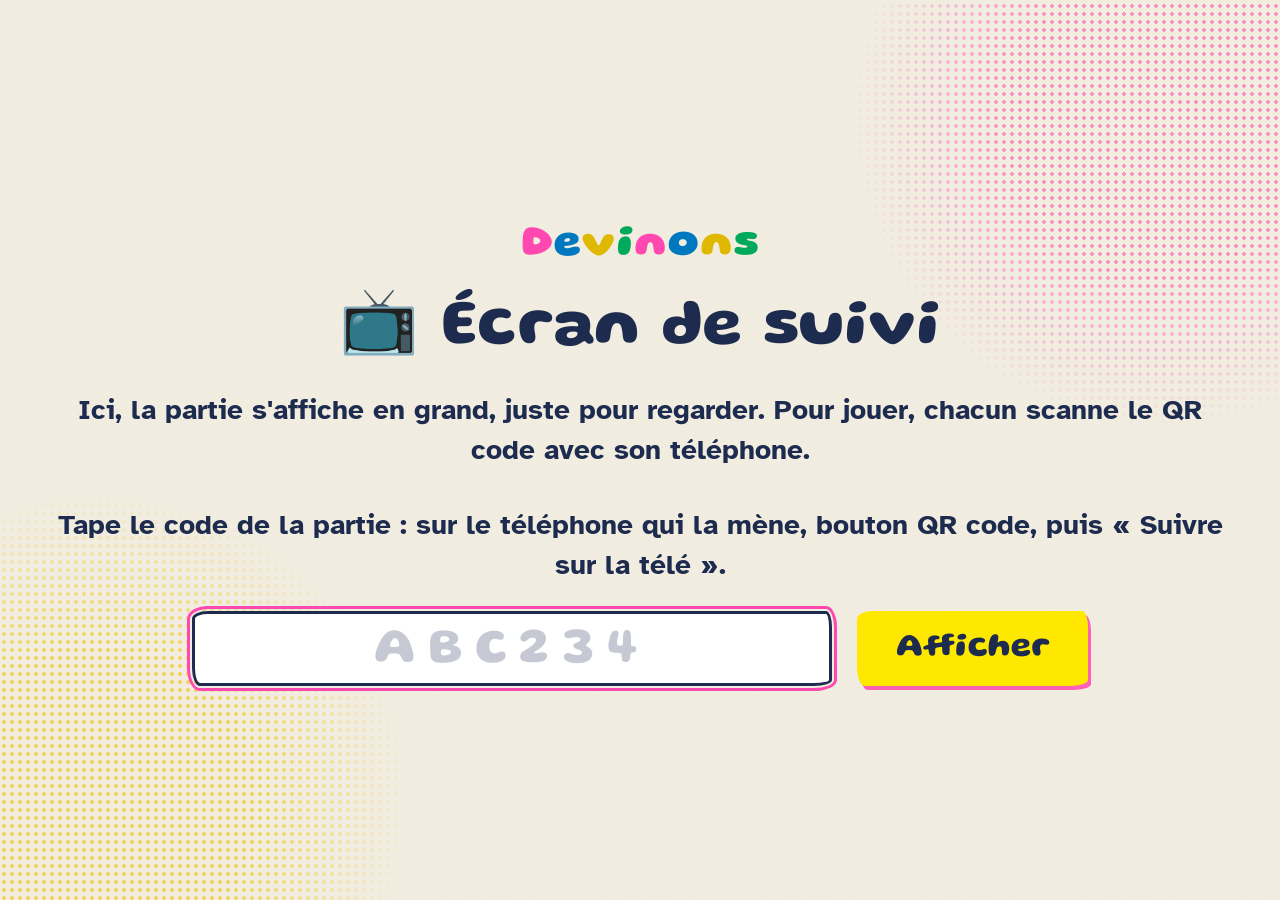
<file: ecran.html>
<!doctype html>
<html lang="fr">
<head>
<meta charset="utf-8">
<meta name="viewport" content="width=device-width, initial-scale=1">
<title>Devinons sur la télé</title>
<meta name="description" content="Afficher en grand une partie de Devinons, le quiz en famille, sur une télé ou un ordinateur.">
<meta name="theme-color" content="#F7F1E3">
<meta name="robots" content="noindex">
<link rel="preconnect" href="https://fonts.googleapis.com">
<link rel="preconnect" href="https://fonts.gstatic.com" crossorigin>
<link rel="preconnect" href="https://www.gstatic.com" crossorigin>
<link rel="stylesheet" href="https://fonts.googleapis.com/css2?family=Atkinson+Hyperlegible:wght@400;700&family=Gluten:wght@700;800&display=swap">
<link rel="stylesheet" href="style.css">
<link rel="stylesheet" href="ecran.css">
</head>
<body class="tele">
<main id="app">
  <div class="tele-centre">
    <div class="logo" aria-label="Devinons"><span>D</span><span>e</span><span>v</span><span>i</span><span>n</span><span>o</span><span>n</span><span>s</span></div>
    <p class="points-attente">Chargement</p>
  </div>
</main>
<script nomodule>
  document.querySelector('.points-attente').textContent = 'Ce navigateur est trop ancien pour afficher la partie. Essaie avec un ordinateur ou la recopie d\'écran d\'un téléphone.';
</script>
<script type="module" src="js/ecran.js"></script>
</body>
</html>
</file>
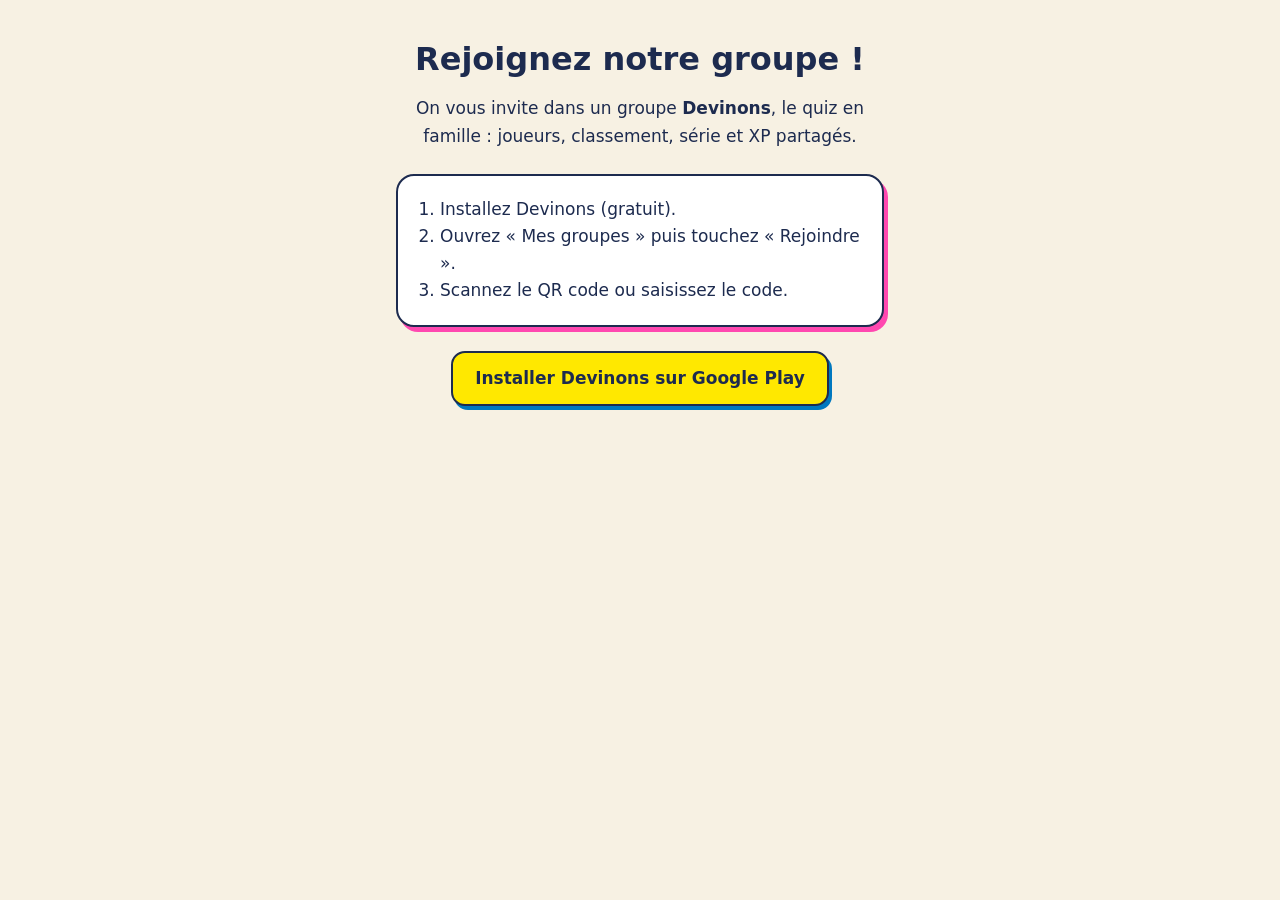
<file: groupe.html>
<!doctype html>
<html lang="fr">
<head>
<meta charset="utf-8">
<meta name="viewport" content="width=device-width, initial-scale=1">
<title>Rejoindre un groupe</title>
<meta name="description" content="Rejoindre un groupe Devinons : joueurs, classement, série et XP partagés.">
<style>
  :root { --papier: #F7F1E3; --encre: #1D2B4F; --rose: #FF48B0; --bleu: #0078BF; --jaune: #FFE800; --carte: #FFFFFF; }
  @media (prefers-color-scheme: dark) {
    :root:not([data-theme="light"]) { --papier: #14192B; --encre: #EDE7D8; --carte: #1E2540; }
  }
  :root[data-theme="dark"] { --papier: #14192B; --encre: #EDE7D8; --carte: #1E2540; }
  * { box-sizing: border-box; }
  body { margin: 0; background: var(--papier); color: var(--encre);
         font: 17px/1.6 system-ui, -apple-system, "Segoe UI", Roboto, sans-serif; }
  main { max-width: 520px; margin: 0 auto; padding: 40px 16px 64px; text-align: center; }
  h1 { font-size: 2rem; line-height: 1.2; margin: 0 0 8px; }
  .carte { background: var(--carte); border: 2px solid var(--encre); border-radius: 18px;
           box-shadow: 4px 5px 0 var(--rose); padding: 20px; margin: 24px 0; }
  .code { font-size: 2.6rem; font-weight: 800; letter-spacing: .3em; margin: 4px 0 0; }
  ol { text-align: left; margin: 0; padding-left: 22px; }
  .bouton { display: inline-block; background: var(--jaune); color: #1D2B4F; font-weight: 800;
            text-decoration: none; border: 2px solid #1D2B4F; border-radius: 14px;
            box-shadow: 3px 4px 0 var(--bleu); padding: 12px 22px; }
</style>
</head>
<body>
<main>
  <h1>Rejoignez notre groupe !</h1>
  <p>On vous invite dans un groupe <strong>Devinons</strong>, le quiz en famille : joueurs, classement, série et XP partagés.</p>
  <div class="carte" id="bloc-code" hidden>
    Code du groupe
    <p class="code" id="code"></p>
  </div>
  <div class="carte">
    <ol>
      <li>Installez Devinons (gratuit).</li>
      <li>Ouvrez « Mes groupes » puis touchez « Rejoindre ».</li>
      <li>Scannez le QR code ou saisissez le code.</li>
    </ol>
  </div>
  <a class="bouton" href="https://play.google.com/store/apps/details?id=com.leduniste.devinons">Installer Devinons sur Google Play</a>
</main>
<script>
  const code = (new URLSearchParams(location.search).get('code') || '').toUpperCase();
  if (/^[A-Z0-9]{6}$/.test(code)) {
    document.getElementById('code').textContent = code;
    document.getElementById('bloc-code').hidden = false;
  }
</script>
</body>
</html>
</file>
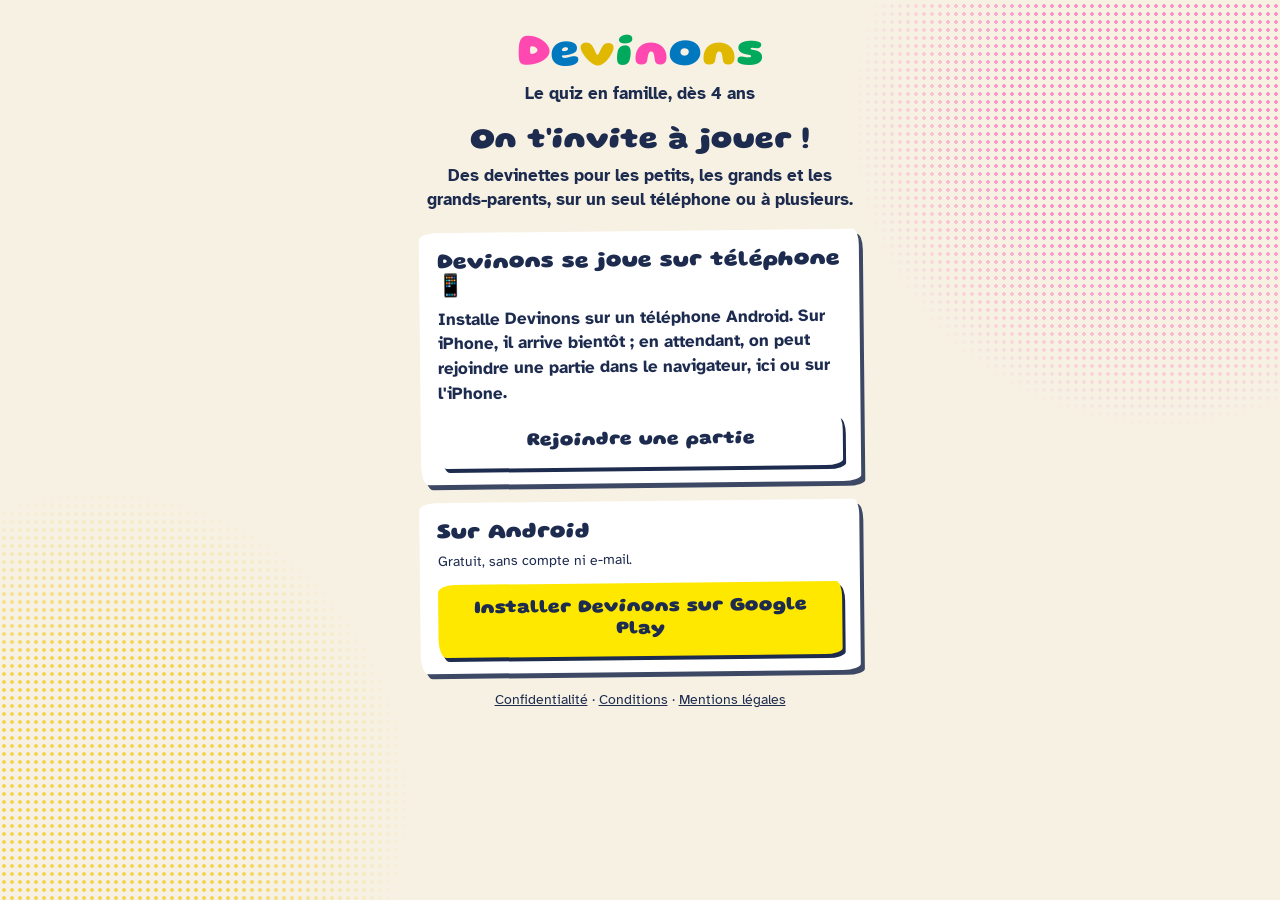
<file: i.html>
<!doctype html>
<!--
  Page d'accueil des invitations de Devinons : l'adresse du QR code et du
  lien imprimés sur les images partagées (podium, solo, Défi du jour,
  photos Winner / Loser, paliers).

  À publier dans le dépôt devinons-legal, à côté de partie.html :
    https://leduniste.github.io/devinons-legal/i.html
    puis https://devinons.fr/i.html une fois le domaine branché (CNAME).
  (GitHub Pages sert aussi la forme courte .../i, celle qu'on lit sur les
  images.) Liens relatifs seulement : la page marche aux deux adresses.

  - Android : direction Google Play tout de suite. Le paramètre ?d=podium
    (origine de l'image, rien d'autre) devient la campagne UTM de la fiche,
    et &via=texte (lien du message plutôt que l'image) le support :
    visible dans Play Console → Acquisition (« campagnes UTM »).
  - iPhone, iPad, ordinateur : « bientôt sur iPhone » et, en attendant, la
    partie dans le navigateur (partie.html, saisie du code de la partie
    menée sur un téléphone Android).
  Aucun cookie, aucun traceur, aucune bibliothèque externe hors polices.
-->
<html lang="fr">
<head>
<meta charset="utf-8">
<meta name="viewport" content="width=device-width, initial-scale=1, viewport-fit=cover">
<title>Devinons · le quiz en famille</title>
<meta name="description" content="Devinons, le quiz en famille dès 4 ans : sur Google Play, et bientôt sur iPhone. En attendant, rejoins une partie dans le navigateur.">
<meta name="theme-color" content="#F7F1E3">
<meta property="og:title" content="Devinons · le quiz en famille">
<meta property="og:description" content="Des devinettes pour toute la famille, dès 4 ans. Viens jouer avec nous !">
<meta name="referrer" content="no-referrer">
<script>
  // Avant tout affichage : Android part directement sur Google Play.
  (function () {
    var ua = navigator.userAgent || '';
    var d = (new URLSearchParams(location.search).get('d') || '').toLowerCase();
    if (!/^[a-z]{1,12}$/.test(d)) d = 'lien';
    // via=texte : lien du message ; sinon QR code ou adresse lue sur l'image.
    var via = new URLSearchParams(location.search).get('via') === 'texte' ? 'texte' : 'image';
    var referrer = 'utm_source=invitation&utm_medium=' + via + '&utm_campaign=' + d;
    window.lienPlay = 'https://play.google.com/store/apps/details?id=com.leduniste.devinons&referrer=' +
      encodeURIComponent(referrer);
    window.appareil = /Android/i.test(ua) ? 'android'
      : /iPhone|iPad|iPod/i.test(ua) || (/Macintosh/.test(ua) && navigator.maxTouchPoints > 1) ? 'iphone'
      : 'ordinateur';
    if (window.appareil === 'android') location.replace(window.lienPlay);
  })();
</script>
<link rel="preconnect" href="https://fonts.googleapis.com">
<link rel="preconnect" href="https://fonts.gstatic.com" crossorigin>
<link rel="stylesheet" href="https://fonts.googleapis.com/css2?family=Atkinson+Hyperlegible:wght@400;700&family=Gluten:wght@800&display=swap">
<style>
  /* Mêmes encres que l'appli (lib/core/theme/app_colors.dart). */
  :root {
    --papier: #F7F1E3;
    --encre: #1D2B4F;
    --rose: #FF48B0;
    --bleu: #0078BF;
    --jaune: #FFE800;
    --vert: #00A95C;
    --titre: 'Gluten', 'Comic Sans MS', 'Chalkboard SE', cursive;
    --texte: 'Atkinson Hyperlegible', system-ui, -apple-system, 'Segoe UI', Roboto, sans-serif;
    --decoupe: 16px 6px 18px 8px / 8px 16px 6px 18px;
    color-scheme: light;
  }
  * { box-sizing: border-box; }
  html { -webkit-text-size-adjust: 100%; }
  body {
    margin: 0;
    min-height: 100vh;
    min-height: 100dvh;
    background: var(--papier);
    color: var(--encre);
    font: 700 17px/1.45 var(--texte);
    overflow-x: hidden;
  }
  /* Deux taches de trame riso : rose en haut à droite, jaune en bas à gauche. */
  body::before, body::after {
    content: '';
    position: fixed;
    z-index: -1;
    width: 70vmin;
    height: 70vmin;
    border-radius: 50%;
    pointer-events: none;
    -webkit-mask-image: radial-gradient(circle, #000 35%, transparent 70%);
    mask-image: radial-gradient(circle, #000 35%, transparent 70%);
  }
  body::before { top: -22vmin; right: -22vmin; opacity: .55;
    background: radial-gradient(circle, var(--rose) 1.6px, transparent 2px) 0 0 / 8px 8px; }
  body::after { bottom: -24vmin; left: -24vmin; opacity: .6;
    background: radial-gradient(circle, #F2C500 1.8px, transparent 2.2px) 0 0 / 8px 8px; }

  main {
    max-width: 480px;
    margin: 0 auto;
    padding: max(24px, env(safe-area-inset-top)) 16px max(32px, env(safe-area-inset-bottom));
  }
  .logo {
    font: 800 46px/1 var(--titre);
    text-align: center;
    margin: 8px 0 4px;
    letter-spacing: .5px;
  }
  .logo span:nth-child(4n+1) { color: var(--rose); }
  .logo span:nth-child(4n+2) { color: var(--bleu); }
  .logo span:nth-child(4n+3) { color: #E0B800; }
  .logo span:nth-child(4n+4) { color: var(--vert); }
  h1 { font: 800 30px/1.1 var(--titre); text-align: center; margin: 18px 0 6px; }
  h2 { font: 800 22px/1.15 var(--titre); margin: 0 0 6px; }
  p { margin: 0 0 10px; }
  .centre { text-align: center; }
  .carte {
    position: relative;
    background: #fff;
    border-radius: var(--decoupe);
    padding: 18px 18px 16px;
    margin: 18px 4px;
    box-shadow: 4px 5px 0 rgba(29, 43, 79, .85);
    transform: rotate(-.6deg);
  }
  .carte.jaune { background: var(--jaune); transform: rotate(.5deg); }
  .bouton {
    display: block;
    text-align: center;
    text-decoration: none;
    color: var(--encre);
    background: #fff;
    font: 800 19px/1.2 var(--titre);
    padding: 14px 16px;
    margin-top: 12px;
    border-radius: var(--decoupe);
    box-shadow: 3px 4px 0 var(--encre);
  }
  .bouton.jaune { background: var(--jaune); }
  .bouton.rose { background: var(--rose); color: #fff; }
  .bouton:active { transform: translate(2px, 3px); box-shadow: 1px 1px 0 var(--encre); }
  .petit { font-size: 14px; font-weight: 400; }
  .masque { display: none; }
  [data-appareil="android"] .pour-android,
  [data-appareil="iphone"] .pour-iphone,
  [data-appareil="ordinateur"] .pour-ordinateur { display: block; }
</style>
</head>
<body>
<main>
  <div class="logo" aria-label="Devinons"><span>D</span><span>e</span><span>v</span><span>i</span><span>n</span><span>o</span><span>n</span><span>s</span></div>
  <p class="centre">Le quiz en famille, dès 4 ans</p>

  <h1>On t'invite à jouer !</h1>
  <p class="centre">Des devinettes pour les petits, les grands et les grands-parents, sur un seul téléphone ou à plusieurs.</p>

  <!-- Android : la redirection est déjà partie ; le bouton reste au cas où. -->
  <div class="masque pour-android">
    <p class="centre petit">On t'emmène sur Google Play…</p>
  </div>

  <div class="carte jaune masque pour-iphone">
    <h2>Bientôt sur iPhone 🍏</h2>
    <p>Devinons arrive bientôt sur iPhone. En attendant, joue avec ta famille dans le navigateur&nbsp;: quand
      quelqu'un lance une partie Tour à tour sur Android, il touche le bouton QR code et tu rejoins la partie ici,
      sans rien installer.</p>
    <a class="bouton" href="partie.html">Rejoindre une partie</a>
  </div>

  <div class="carte masque pour-ordinateur">
    <h2>Devinons se joue sur téléphone 📱</h2>
    <p>Installe Devinons sur un téléphone Android. Sur iPhone, il arrive bientôt&nbsp;; en attendant, on peut
      rejoindre une partie dans le navigateur, ici ou sur l'iPhone.</p>
    <a class="bouton" href="partie.html">Rejoindre une partie</a>
  </div>

  <div class="carte">
    <h2>Sur Android</h2>
    <p class="petit">Gratuit, sans compte ni e-mail.</p>
    <a class="bouton jaune" id="play" href="https://play.google.com/store/apps/details?id=com.leduniste.devinons">Installer Devinons sur Google Play</a>
  </div>

  <p class="centre petit"><a href="confidentialite.html" style="color:inherit">Confidentialité</a> · <a href="conditions.html" style="color:inherit">Conditions</a> · <a href="mentions-legales.html" style="color:inherit">Mentions légales</a></p>
</main>
<script>
  document.body.setAttribute('data-appareil', window.appareil);
  document.getElementById('play').href = window.lienPlay;
</script>
</body>
</html>
</file>
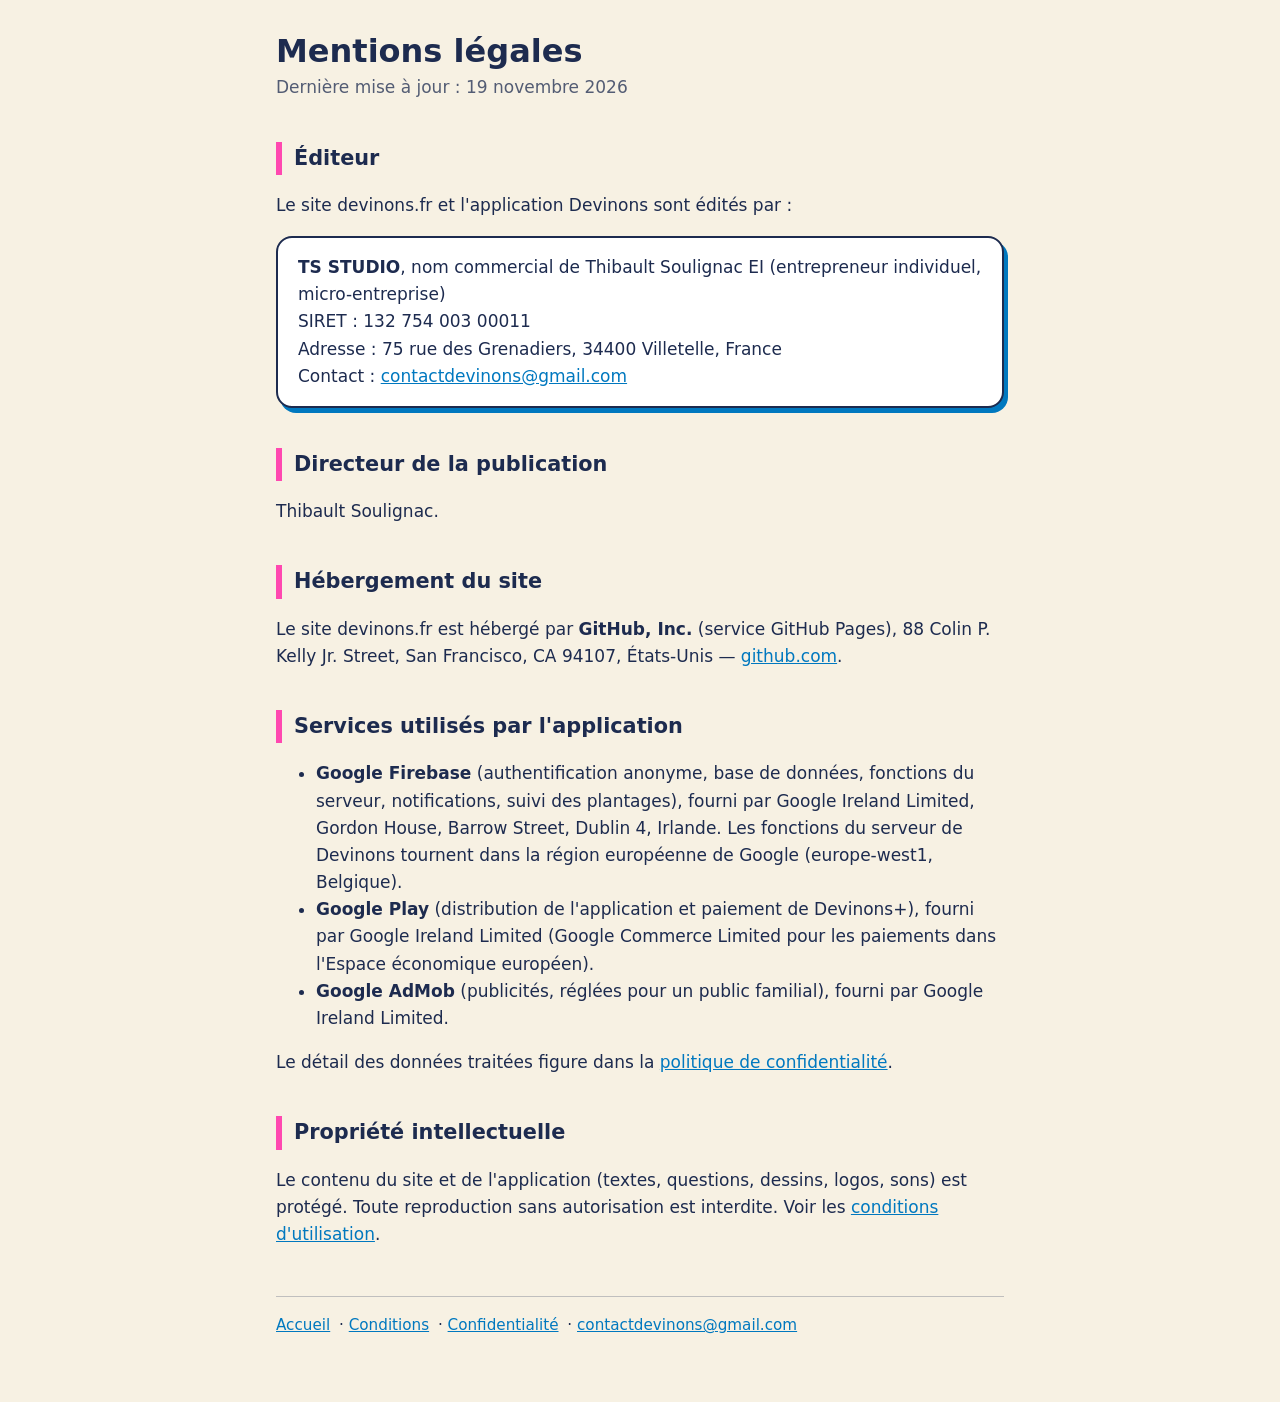
<file: mentions-legales.html>
<!doctype html>
<html lang="fr">
<head>
<meta charset="utf-8">
<meta name="viewport" content="width=device-width, initial-scale=1">
<title>Devinons – Mentions légales</title>
<meta name="description" content="Mentions légales du site devinons.fr et de l'application Devinons : éditeur, hébergeur, services utilisés.">
<style>
  :root {
    --papier: #F7F1E3;
    --encre: #1D2B4F;
    --rose: #FF48B0;
    --bleu: #0078BF;
    --jaune: #FFE800;
    --carte: #FFFFFF;
  }
  @media (prefers-color-scheme: dark) {
    :root { --papier: #14192B; --encre: #EDE7D8; --carte: #1E2540; }
  }
  * { box-sizing: border-box; }
  body {
    margin: 0;
    background: var(--papier);
    color: var(--encre);
    font: 17px/1.6 system-ui, -apple-system, "Segoe UI", Roboto, sans-serif;
  }
  main { max-width: 760px; margin: 0 auto; padding: 32px 16px 64px; }
  h1 { font-size: 2rem; line-height: 1.2; margin: 0 0 4px; }
  h2 {
    font-size: 1.3rem;
    margin: 40px 0 12px;
    padding-left: 12px;
    border-left: 6px solid var(--rose);
  }
  .date { opacity: .75; margin: 0 0 24px; }
  .resume {
    background: var(--carte);
    border: 2px solid var(--encre);
    border-radius: 16px;
    box-shadow: 4px 5px 0 var(--bleu);
    padding: 16px 20px;
  }
  .resume ul { margin: 8px 0 0; padding-left: 20px; }
  table { width: 100%; border-collapse: collapse; font-size: .95rem; }
  th, td { text-align: left; vertical-align: top; padding: 10px 8px; border-bottom: 1px solid color-mix(in srgb, var(--encre) 25%, transparent); }
  th { font-weight: 700; }
  .tableau { overflow-x: auto; }
  a { color: var(--bleu); }
  @media (prefers-color-scheme: dark) { a { color: #6CC3FF; } }
  code { font-size: .9em; }
  .repere { background: var(--jaune); color: #1D2B4F; padding: 0 .25em; border-radius: 4px; font-weight: 700; }
  footer { margin-top: 48px; padding-top: 16px; border-top: 1px solid color-mix(in srgb, var(--encre) 25%, transparent); font-size: .95rem; }
  footer a { margin-right: 4px; }
</style>
</head>
<body>
<main>
  <h1>Mentions légales</h1>
  <p class="date">Dernière mise à jour : 19 novembre 2026</p>

  <h2>Éditeur</h2>
  <p>Le site devinons.fr et l'application Devinons sont édités par :</p>
  <div class="resume">
    <strong>TS STUDIO</strong>, nom commercial de Thibault Soulignac EI (entrepreneur individuel, micro-entreprise)<br>
    SIRET : 132 754 003 00011<br>
    Adresse : 75 rue des Grenadiers, 34400 Villetelle, France<br>
    Contact : <a href="mailto:contactdevinons@gmail.com">contactdevinons@gmail.com</a>
  </div>

  <h2>Directeur de la publication</h2>
  <p>Thibault Soulignac.</p>

  <h2>Hébergement du site</h2>
  <p>Le site devinons.fr est hébergé par <strong>GitHub, Inc.</strong> (service GitHub Pages), 88 Colin P. Kelly Jr. Street, San Francisco, CA 94107, États-Unis — <a href="https://github.com">github.com</a>.</p>

  <h2>Services utilisés par l'application</h2>
  <ul>
    <li><strong>Google Firebase</strong> (authentification anonyme, base de données, fonctions du serveur, notifications, suivi des plantages), fourni par Google Ireland Limited, Gordon House, Barrow Street, Dublin 4, Irlande. Les fonctions du serveur de Devinons tournent dans la région européenne de Google (europe-west1, Belgique).</li>
    <li><strong>Google Play</strong> (distribution de l'application et paiement de Devinons+), fourni par Google Ireland Limited (Google Commerce Limited pour les paiements dans l'Espace économique européen).</li>
    <li><strong>Google AdMob</strong> (publicités, réglées pour un public familial), fourni par Google Ireland Limited.</li>
  </ul>
  <p>Le détail des données traitées figure dans la <a href="confidentialite.html">politique de confidentialité</a>.</p>

  <h2>Propriété intellectuelle</h2>
  <p>Le contenu du site et de l'application (textes, questions, dessins, logos, sons) est protégé. Toute reproduction sans autorisation est interdite. Voir les <a href="conditions.html">conditions d'utilisation</a>.</p>

  <footer>
    <a href="index.html">Accueil</a> · <a href="conditions.html">Conditions</a> · <a href="confidentialite.html">Confidentialité</a> · <a href="mailto:contactdevinons@gmail.com">contactdevinons@gmail.com</a>
  </footer>
</main>
</body>
</html>
</file>
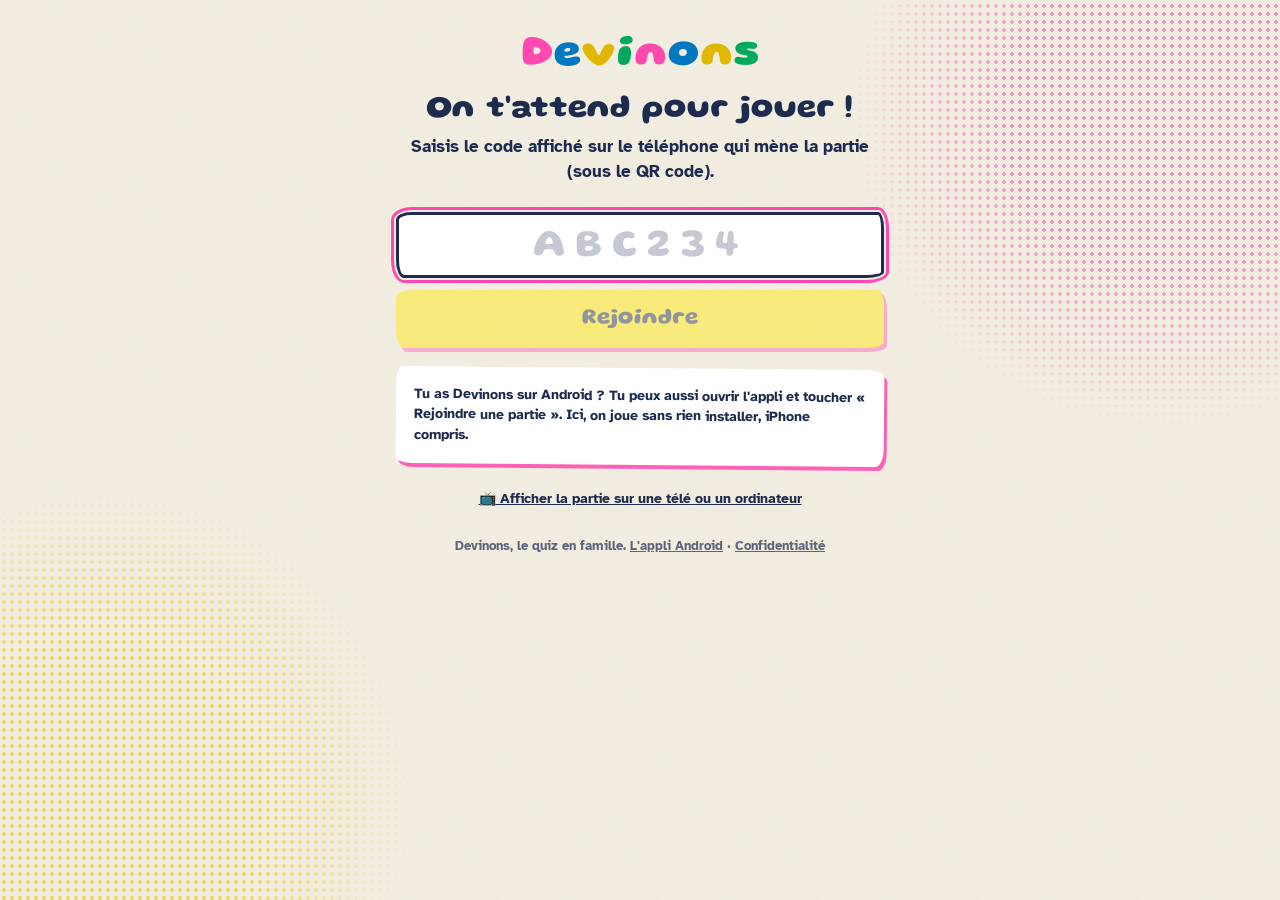
<file: partie.html>
<!doctype html>
<html lang="fr">
<head>
<meta charset="utf-8">
<meta name="viewport" content="width=device-width, initial-scale=1, viewport-fit=cover">
<title>Rejoindre une partie · Devinons</title>
<meta name="description" content="Rejoindre une partie de Devinons, le quiz en famille, depuis un autre téléphone : dans le navigateur, sans rien installer, iPhone compris.">
<meta name="theme-color" content="#F7F1E3">
<link rel="preconnect" href="https://fonts.googleapis.com">
<link rel="preconnect" href="https://fonts.gstatic.com" crossorigin>
<link rel="preconnect" href="https://www.gstatic.com" crossorigin>
<link rel="stylesheet" href="https://fonts.googleapis.com/css2?family=Atkinson+Hyperlegible:wght@400;700&family=Gluten:wght@700;800&display=swap">
<link rel="stylesheet" href="style.css">
<link rel="modulepreload" href="js/invite.js">
</head>
<body>
<main id="app">
  <!-- Affiché sans JavaScript ou sur un navigateur trop ancien. -->
  <div class="logo" aria-label="Devinons"><span>D</span><span>e</span><span>v</span><span>i</span><span>n</span><span>o</span><span>n</span><span>s</span></div>
  <h1 class="centre" style="font-size:32px">On t'attend pour jouer !</h1>
  <p class="centre">Une partie de <strong>Devinons</strong>, le quiz en famille, est lancée sur un autre téléphone.</p>
  <p class="centre points-attente">Chargement</p>
  <noscript>
    <div class="carte">Pour jouer dans le navigateur, il faut activer JavaScript. Sinon : installe Devinons, puis « Rejoindre une partie » sur l'accueil.</div>
  </noscript>
  <div class="espace"></div>
  <a class="bouton jaune" href="https://play.google.com/store/apps/details?id=com.leduniste.devinons">Installer Devinons sur Google Play</a>
</main>
<script nomodule>
  document.querySelector('.points-attente').textContent =
    'Ce navigateur est trop ancien pour jouer ici (il faut iOS 14 ou un navigateur récent). Avec Android, installe l\'appli.';
  document.querySelector('.points-attente').className = 'centre';
</script>
<script type="module" src="js/invite.js"></script>
</body>
</html>
</file>
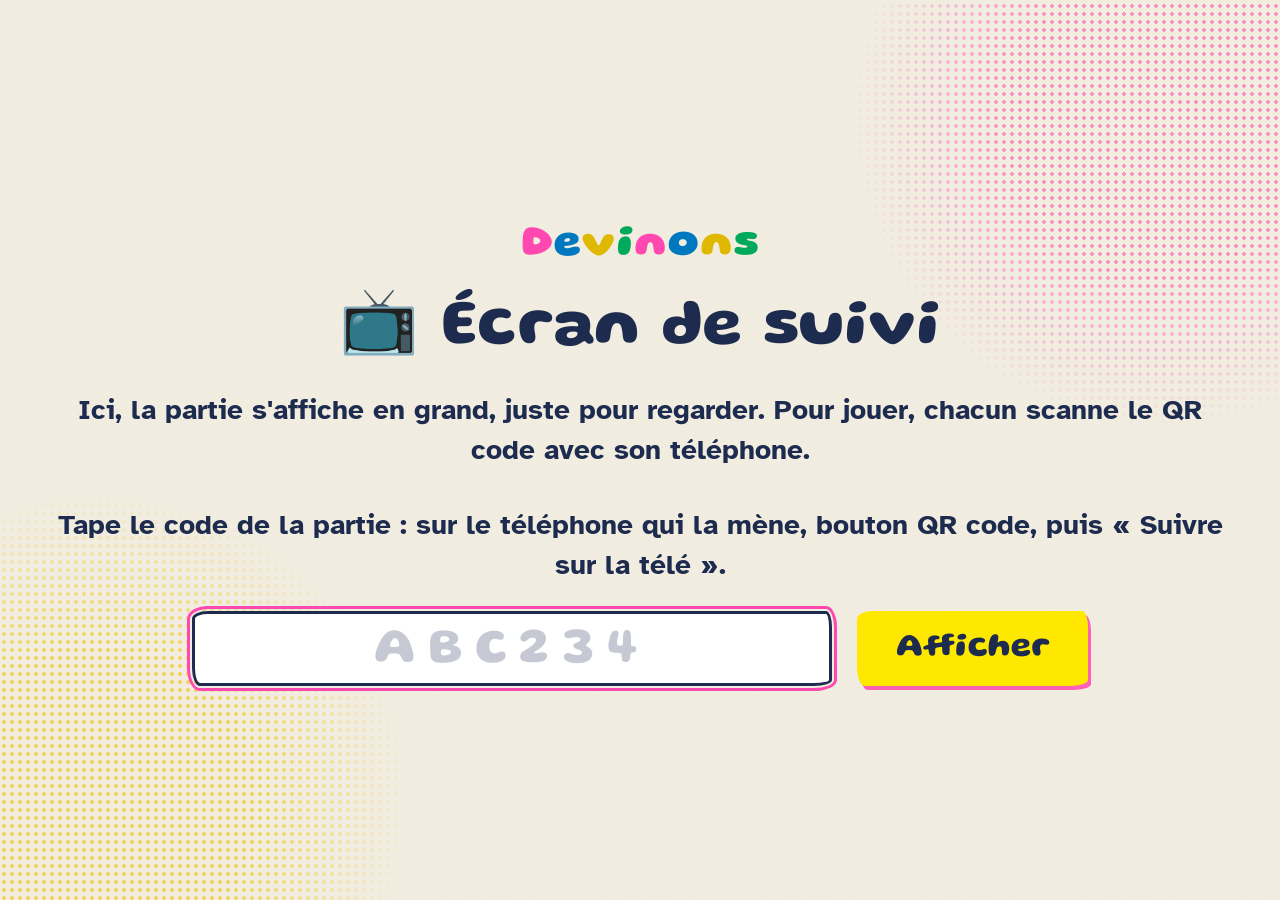
<file: tele.html>
<!doctype html>
<html lang="fr">
<head>
<meta charset="utf-8">
<meta name="viewport" content="width=device-width,initial-scale=1">
<title>Devinons sur la télé</title>
<!-- Adresse courte à taper sur la télé (devinons.fr/tele) : renvoie vers la page télé en gardant le code. -->
<script>location.replace('ecran.html' + location.search + location.hash);</script>
<meta http-equiv="refresh" content="0; url=ecran.html">
</head>
<body><p><a href="ecran.html">Devinons sur la télé</a></p></body>
</html>
</file>
<file: style.css>
/* Devinons dans le navigateur : papier découpé, impression riso.
   Mêmes encres que l'appli (lib/core/theme/app_colors.dart), mêmes
   polices (Gluten pour les titres, Atkinson Hyperlegible pour le reste).
   Tout en CSS, sans image : léger à charger sur un vieux téléphone. */

:root {
  --papier: #F7F1E3;
  --encre: #1D2B4F;
  --rose: #FF48B0;
  --bleu: #0078BF;
  --jaune: #FFE800;
  --vert: #00A95C;
  --juste: #00A95C;
  --faux: #F15060;
  --carte: #FFFFFF;
  --titre: 'Gluten', 'Comic Sans MS', 'Chalkboard SE', cursive;
  --texte: 'Atkinson Hyperlegible', system-ui, -apple-system, 'Segoe UI', Roboto, sans-serif;
  --decoupe: 16px 6px 18px 8px / 8px 16px 6px 18px;
  color-scheme: light;
}

* { box-sizing: border-box; }
html { -webkit-text-size-adjust: 100%; }

body {
  margin: 0;
  min-height: 100vh;
  min-height: 100dvh;
  background-color: var(--papier);
  /* Fibres du papier. */
  background-image: url("data:image/svg+xml,%3Csvg xmlns='http://www.w3.org/2000/svg' width='160' height='160'%3E%3Cfilter id='g'%3E%3CfeTurbulence type='fractalNoise' baseFrequency='.9' numOctaves='2' stitchTiles='stitch'/%3E%3CfeColorMatrix values='0 0 0 0 .11 0 0 0 0 .17 0 0 0 0 .31 0 0 0 .07 0'/%3E%3C/filter%3E%3Crect width='160' height='160' filter='url(%23g)'/%3E%3C/svg%3E");
  color: var(--encre);
  font: 700 17px/1.45 var(--texte);
  overflow-x: hidden;
  -webkit-tap-highlight-color: transparent;
}

/* Deux grandes taches de trame riso : rose en haut à droite, jaune en bas à gauche. */
body::before, body::after {
  content: '';
  position: fixed;
  z-index: -1;
  width: 70vmin;
  height: 70vmin;
  border-radius: 50%;
  pointer-events: none;
  -webkit-mask-image: radial-gradient(circle, #000 35%, transparent 70%);
  mask-image: radial-gradient(circle, #000 35%, transparent 70%);
}
body::before {
  top: -22vmin;
  right: -22vmin;
  background: radial-gradient(circle, var(--rose) 1.6px, transparent 2px) 0 0 / 8px 8px;
  opacity: .55;
}
body::after {
  bottom: -24vmin;
  left: -24vmin;
  background: radial-gradient(circle, #F2C500 1.8px, transparent 2.2px) 0 0 / 8px 8px;
  opacity: .6;
}

main {
  max-width: 520px;
  margin: 0 auto;
  padding: 16px 16px 40px;
  padding-top: max(16px, env(safe-area-inset-top));
  padding-bottom: max(40px, env(safe-area-inset-bottom));
}

h1, h2, h3, .titre {
  font-family: var(--titre);
  font-weight: 700;
  line-height: 1.1;
  margin: 0;
}
h1 { font-size: 40px; }
h2 { font-size: 26px; }
p { margin: 8px 0; }
.centre { text-align: center; }
.petit { font-size: 14px; }
.discret { opacity: .75; }
.pile > * + * { margin-top: 12px; }
.espace { height: 20px; }
[hidden] { display: none !important; }

/* Logo : les lettres de Devinons dans les quatre encres. */
.logo { font-family: var(--titre); font-size: 44px; font-weight: 800; text-align: center; letter-spacing: 1px; margin: 8px 0 4px; }
.logo span:nth-child(4n+1) { color: var(--rose); }
.logo span:nth-child(4n+2) { color: var(--bleu); }
.logo span:nth-child(4n+3) { color: #E0B800; }
.logo span:nth-child(4n) { color: var(--vert); }

/* Feuille de papier découpée, posée de travers, seconde encre décalée. */
.carte {
  position: relative;
  background: var(--carte);
  border-radius: var(--decoupe);
  box-shadow: 3px 4px 0 rgba(255, 72, 176, .85);
  padding: 18px;
  transform: rotate(-.6deg);
}
.carte:nth-of-type(even) { transform: rotate(.5deg); border-radius: 7px 17px 9px 15px / 15px 8px 17px 7px; }
.carte.rose { background: var(--rose); box-shadow: 3px 4px 0 rgba(0, 120, 191, .85); }
.carte.jaune { background: var(--jaune); }
.carte.droite { transform: none; }

/* Bouton (BoutonEncre). */
.bouton {
  display: flex;
  align-items: center;
  justify-content: center;
  gap: 10px;
  width: 100%;
  min-height: 58px;
  padding: 12px 18px;
  border: 0;
  border-radius: var(--decoupe);
  background: var(--bleu);
  color: #fff;
  font: 700 22px/1.1 var(--titre);
  text-decoration: none;
  box-shadow: 3px 4px 0 rgba(255, 72, 176, .85);
  cursor: pointer;
  touch-action: manipulation;
  transition: transform .08s;
}
.bouton:active { transform: translate(2px, 3px); box-shadow: 1px 1px 0 rgba(255, 72, 176, .85); }
.bouton.jaune { background: var(--jaune); color: var(--encre); }
.bouton.blanc { background: #fff; color: var(--encre); }
.bouton.rose { background: var(--rose); color: #fff; box-shadow: 3px 4px 0 rgba(0, 120, 191, .85); }
.bouton.lien { background: none; box-shadow: none; color: var(--encre); font: 700 16px/1.2 var(--texte); text-decoration: underline; min-height: 44px; }
.bouton:disabled { opacity: .45; cursor: default; }

/* Champ du code de la partie. */
.champ-code {
  width: 100%;
  font: 700 40px/1 var(--titre);
  letter-spacing: .25em;
  text-align: center;
  text-transform: uppercase;
  padding: 14px 8px 10px;
  border: 3px solid var(--encre);
  border-radius: var(--decoupe);
  background: #fff;
  color: var(--encre);
}
.champ-code::placeholder { color: var(--encre); opacity: .25; }
.champ-code:focus { outline: 3px solid var(--rose); outline-offset: 2px; }

/* Avatar : pastille de couleur, initiale, accessoire. */
.avatar {
  position: relative;
  flex: none;
  display: inline-grid;
  place-items: center;
  width: 52px;
  height: 52px;
  border-radius: 50%;
  border: 2px solid var(--encre);
  font: 700 26px/1 var(--titre);
  padding-top: 4px;
}
.avatar .accessoire { position: absolute; top: -12px; right: -10px; font-size: 22px; padding: 0; }
.avatar.grand { width: 96px; height: 96px; font-size: 50px; }
.avatar.grand .accessoire { font-size: 40px; top: -22px; right: -18px; }

.choix-joueur {
  display: flex;
  align-items: center;
  gap: 16px;
  width: 100%;
  padding: 12px 16px;
  border: 0;
  border-radius: var(--decoupe);
  background: #fff;
  color: var(--encre);
  box-shadow: 3px 4px 0 rgba(0, 120, 191, .8);
  font: 700 26px/1.1 var(--titre);
  text-align: left;
  cursor: pointer;
}
.choix-joueur:active { transform: translate(2px, 3px); }

.choix-joueur:disabled { opacity: .5; cursor: default; transform: none; }
.choix-joueur .detail { display: block; font: 700 14px/1.2 var(--texte); }
.choix-joueur.propose { background: var(--jaune); }
.choix-joueur.juste { background: var(--juste); color: #fff; }
.choix-joueur .voix { margin-left: auto; font-size: 20px; }

/* Étiquette de catégorie d'On se connaît (EtiquetteCategorie). */
.etiquette {
  display: inline-block;
  padding: 5px 12px 3px;
  border-radius: 10px 4px 12px 5px;
  font: 700 16px/1.2 var(--titre);
  box-shadow: 2px 3px 0 rgba(29, 43, 79, .25);
  transform: rotate(-1deg);
}
.enonce-long { font-size: 21px; white-space: pre-line; }

/* En-tête du jeu. */
.entete { display: flex; align-items: center; gap: 10px; min-height: 48px; }
.entete .nom { flex: 1; font: 700 24px/1.1 var(--titre); }
.entete .compteur { font-size: 16px; font-weight: 800; }

/* Étiquette de niveau (BoutonNiveau), avec son œillet. */
.niveau {
  display: flex;
  align-items: center;
  gap: 12px;
  width: 100%;
  padding: 12px 16px 12px 12px;
  border: 0;
  border-radius: var(--decoupe);
  box-shadow: 3px 4px 0 rgba(255, 72, 176, .8);
  font: inherit;
  text-align: left;
  cursor: pointer;
  touch-action: manipulation;
}
.niveau:nth-child(odd) { transform: rotate(-.5deg); }
.niveau:nth-child(even) { transform: rotate(.4deg); }
.niveau:active { transform: translate(2px, 3px); }
.niveau:disabled { opacity: .45; }
.niveau .oeillet { width: 16px; height: 16px; border-radius: 50%; background: var(--papier); border: 2px solid currentColor; flex: none; }
.niveau .libelle { flex: 1; font: 700 21px/1.1 var(--titre); }
.niveau .enjeu { text-align: right; font: 700 19px/1.1 var(--titre); }
.niveau .enjeu small { display: block; font: 700 13px/1.2 var(--texte); }

/* Chrono. */
.chrono { display: flex; align-items: center; gap: 10px; }
.chrono .piste { flex: 1; height: 16px; border-radius: 10px; background: rgba(29, 43, 79, .12); overflow: hidden; }
.chrono .reste { height: 100%; width: 100%; border-radius: 10px; transform-origin: left center; }
.chrono .secondes { min-width: 44px; text-align: right; font: 700 22px/1 var(--titre); }
.chrono-legende { font-size: 14px; text-align: center; margin-top: 4px; }

/* Énoncé et propositions (CarteProposition). */
.enonce { font: 700 24px/1.2 var(--titre); }
.propositions { display: grid; gap: 12px; }
.proposition {
  display: flex;
  align-items: center;
  gap: 14px;
  width: 100%;
  min-height: 64px;
  padding: 12px 14px;
  border: 0;
  border-radius: var(--decoupe);
  background: #fff;
  color: var(--encre);
  box-shadow: 3px 4px 0 rgba(0, 120, 191, .8);
  font: 700 19px/1.25 var(--texte);
  text-align: left;
  cursor: pointer;
  touch-action: manipulation;
  user-select: none;
  -webkit-user-select: none;
}
.proposition .lettre {
  flex: none;
  display: grid;
  place-items: center;
  width: 38px;
  height: 38px;
  border-radius: 50%;
  border: 2px solid var(--encre);
  font: 700 20px/1 var(--titre);
  padding-top: 3px;
}
.proposition.appuyee { transform: translate(2px, 3px); box-shadow: 1px 1px 0 rgba(0, 120, 191, .8); }
.proposition.choisie { outline: 4px solid var(--encre); outline-offset: 2px; }
.proposition.juste { background: var(--juste); color: #fff; }
.proposition.juste .lettre, .proposition.faux .lettre { border-color: #fff; }
.proposition.faux { background: var(--faux); color: #fff; }
.proposition.estompe { opacity: .4; }
.proposition:disabled { cursor: default; }

.verdict { font: 700 30px/1.1 var(--titre); text-align: center; }
.verdict.juste { color: var(--juste); }
.verdict.faux { color: var(--faux); }
.bulle {
  position: relative;
  background: #fff;
  border-radius: 18px;
  padding: 12px 16px;
  text-align: center;
  font-size: 17px;
  box-shadow: 2px 3px 0 rgba(255, 72, 176, .7);
}

.jokers { display: flex; gap: 8px; }
.joker {
  flex: 1;
  border: 0;
  border-radius: 14px;
  background: #fff;
  color: var(--encre);
  padding: 6px 4px;
  font: 700 15px/1.2 var(--titre);
  box-shadow: 2px 3px 0 rgba(0, 120, 191, .6);
  cursor: pointer;
}
.joker span { display: block; font-size: 20px; }
.joker:disabled { opacity: .35; }

/* Classement et podium. */
.classement { display: grid; gap: 8px; }
.ligne { display: flex; align-items: center; gap: 12px; background: #fff; border-radius: 12px 5px 14px 6px; padding: 8px 12px; box-shadow: 2px 3px 0 rgba(0, 120, 191, .5); }
.ligne .rang { width: 28px; font: 700 22px/1 var(--titre); text-align: center; }
.ligne .nom { flex: 1; font: 700 20px/1.1 var(--titre); }
.ligne .score { font: 700 20px/1 var(--titre); }
.ligne .avatar { width: 40px; height: 40px; font-size: 20px; }
.ligne .avatar .accessoire { font-size: 16px; top: -9px; right: -8px; }
.ligne.moi { outline: 3px solid var(--rose); }

.podium { display: flex; align-items: flex-end; justify-content: center; gap: 10px; margin: 28px 0 8px; }
.marche { flex: 1; max-width: 140px; display: flex; flex-direction: column; align-items: center; gap: 8px; }
.marche .socle { width: 100%; border-radius: 10px 4px 0 0; display: grid; place-items: center; font: 700 34px/1 var(--titre); box-shadow: 3px 4px 0 rgba(255, 72, 176, .7); }
.marche .nom { font: 700 20px/1.1 var(--titre); text-align: center; word-break: break-word; }
.marche .score { font-size: 15px; }

.attente { text-align: center; padding: 8px 0; }
.points-attente::after { content: '…'; animation: points 1.2s steps(4) infinite; display: inline-block; width: 1.2em; text-align: left; overflow: hidden; vertical-align: bottom; }
@keyframes points { from { width: 0; } to { width: 1.2em; } }

/* Un choix qui vient d'apparaître ignore les touchers (GardeToucher). */
.garde { pointer-events: none; }

.erreur { color: var(--faux); text-align: center; }
.pied { text-align: center; font-size: 13px; margin-top: 28px; opacity: .7; }
.pied a { color: inherit; }

@media (prefers-reduced-motion: reduce) {
  .points-attente::after { animation: none; }
  .bouton, .proposition { transition: none; }
}

/* Partie suivie en direct quand ce n'est pas son tour. */
.en-direct {
  display: inline-block;
  align-self: center;
  background: var(--faux);
  color: #fff;
  font: 700 13px/1 var(--texte);
  letter-spacing: .08em;
  text-transform: uppercase;
  padding: 5px 9px 4px;
  border-radius: 6px 3px 7px 3px;
}
.en-direct::before { content: '● '; animation: clignote 1.6s ease-in-out infinite; }
@keyframes clignote { 50% { opacity: .3; } }
.etiquette { display: inline-block; font: 700 16px/1 var(--titre); padding: 7px 12px 5px; border-radius: 9px 4px 10px 5px; margin: 6px 0 0; }
.prochain { font: 700 20px/1.2 var(--titre); color: var(--bleu); }

/* Lien discret vers l'écran télé. */
.lien-tele { margin: 24px 0 0; font-size: 14px; text-align: center; }
.lien-tele summary { cursor: pointer; font-weight: 700; text-decoration: underline; list-style: none; }
.lien-tele summary::-webkit-details-marker { display: none; }
.lien-tele p { background: #fff; border-radius: 12px 5px 14px 6px; padding: 10px 12px; text-align: left; box-shadow: 2px 3px 0 rgba(0, 120, 191, .5); word-break: break-word; }
@media (prefers-reduced-motion: reduce) { .en-direct::before { animation: none; } }
.attente .en-direct { display: table; margin: 0 auto 10px; }

/* « Comment ça marche ? » */
.aide { padding: 12px 16px; margin: 12px 0 16px; }
.aide summary { cursor: pointer; font: 700 20px/1.2 var(--titre); list-style: none; }
.aide summary::-webkit-details-marker { display: none; }
.aide summary::after { content: ' ▾'; font-size: 16px; }
.aide[open] summary::after { content: ' ▴'; }
.aide-puces { list-style: none; margin: 10px 0 0; padding: 0; display: grid; gap: 8px; }
.aide-puces li { display: flex; gap: 10px; align-items: flex-start; font-size: 16px; }
.aide-emoji { font-size: 22px; line-height: 1.1; flex: none; }
.aide-bouton {
  position: fixed;
  right: max(12px, env(safe-area-inset-right));
  bottom: max(12px, env(safe-area-inset-bottom));
  z-index: 5;
  width: 40px;
  height: 40px;
  border: 0;
  border-radius: 50%;
  background: var(--jaune);
  color: var(--encre);
  font: 700 22px/1 var(--titre);
  padding-top: 3px;
  box-shadow: 2px 3px 0 rgba(255, 72, 176, .85);
  cursor: pointer;
}
.aide-fenetre { position: fixed; inset: 0; z-index: 6; background: rgba(29, 43, 79, .45); display: grid; place-items: center; padding: 16px; }
.aide-fenetre > .carte { max-width: 440px; width: 100%; }
main { padding-bottom: max(72px, env(safe-area-inset-bottom)); }

/* Cartes des parties à plusieurs (protocole 4) */
.jokers.cartes { flex-wrap: wrap; justify-content: center; }
.joker.handicap { background: var(--jaune); }
.joker.choisie { outline: 3px solid var(--encre); }
.flou { filter: blur(7px); transition: filter .3s; }
.nombre-cartes { font: 700 15px/1 var(--titre); white-space: nowrap; }
</file>
<file: ecran.css>
/* Mode télé : tout se mesure avec une unité --u (le plus petit de 1 % de la
   largeur et 1,78 % de la hauteur, soit 1vw sur une télé 16:9), pour rester
   lisible à 3 mètres et tenir dans la fenêtre quel que soit le format :
   4:3, 16:10, navigateur de télé avec barres, zoom, écran vertical.
   Une marge de sécurité (« overscan ») entoure la page. Si une question ou
   des réponses très longues ne tiennent pas, js/ecran.js réduit seulement
   la scène (--reduction) jusqu'à ce que tout rentre. */

body.tele {
  --u0: min(1vw, 1.7778vh);
  --u: var(--u0);
  --reduction: 1;
  font-size: calc(2.2 * var(--u));
  overflow: hidden;
}
body.tele main {
  max-width: none;
  width: 100%;
  height: 100vh;
  height: 100dvh;
  padding: 4vh 4vw;
  display: flex;
  flex-direction: column;
  overflow: hidden;
}
body.tele .logo { font-size: calc(3.4 * var(--u)); margin: 0; text-align: left; white-space: nowrap; }
body.tele h1, body.tele p { overflow-wrap: anywhere; }
/* Pas de carte penchée : la rotation ferait dépasser les coins de la scène. */
body.tele .carte, body.tele .carte:nth-of-type(even) { transform: none; }

.tele-bandeau { display: flex; align-items: center; justify-content: space-between; flex-wrap: wrap; gap: calc(1 * var(--u)) calc(2 * var(--u)); flex: none; }
.tele-compteur { font: 700 calc(2.6 * var(--u))/1 var(--titre); }
.tele-rejoindre { display: flex; align-items: center; gap: calc(1 * var(--u)); background: #fff; border-radius: calc(1 * var(--u)); padding: calc(.6 * var(--u)) calc(1 * var(--u)); box-shadow: calc(.25 * var(--u)) calc(.35 * var(--u)) 0 rgba(0, 120, 191, .7); }
.tele-rejoindre img { width: calc(8 * var(--u)); height: calc(8 * var(--u)); image-rendering: pixelated; }
.tele-rejoindre .petit { font-size: calc(1.2 * var(--u)); }
.tele-code { font: 700 calc(2.8 * var(--u))/1 var(--titre); letter-spacing: .2em; }

/* La scène (tout sauf le bandeau et l'aide) est la seule partie réduite. */
.tele-scene, main > .tele-centre {
  --u: calc(var(--u0) * var(--reduction));
  font-size: calc(2.2 * var(--u));
  flex: 1; display: flex; flex-direction: column; justify-content: center;
  gap: calc(1.35 * var(--u)); min-height: 0; min-width: 0; overflow: hidden;
}
.tele-centre { flex: 1; min-width: 0; max-width: 100%; min-height: 0; display: flex; flex-direction: column; align-items: center; justify-content: center; gap: calc(1.125 * var(--u)); text-align: center; }
.tele-centre h1 { font-size: calc(5 * var(--u)); }
.tele-centre .logo { font-size: calc(5 * var(--u)); text-align: center; }
.tele-centre .classement { width: min(calc(70 * var(--u)), 100%); }
.tele-formulaire { display: flex; gap: calc(2 * var(--u)); width: min(calc(70 * var(--u)), 100%); }
.tele-formulaire .champ-code { font-size: calc(4 * var(--u)); }
.tele-formulaire .bouton { width: auto; font-size: calc(2.6 * var(--u)); padding: 0 calc(3 * var(--u)); }
body.tele .erreur { font-size: calc(2 * var(--u)); }

/* Au tour de… */
.tele-choixNiveau { flex-direction: row; align-items: center; gap: calc(5 * var(--u)); }
.tele-tour { flex: 1; display: flex; flex-direction: column; align-items: center; gap: calc(0.844 * var(--u)); text-align: center; font-size: calc(2.6 * var(--u)); }
.tele-tour h1 { font-size: calc(7 * var(--u)); }
.tele-tour .avatar.grand { width: calc(10.125 * var(--u)); height: calc(10.125 * var(--u)); font-size: calc(5.625 * var(--u)); }
.tele-tour .avatar.grand .accessoire { font-size: calc(3.938 * var(--u)); top: calc(-2.25 * var(--u)); right: calc(-1.688 * var(--u)); }
.tele-discret { opacity: .7; }
.tele-cote { flex: 1; }

/* Classement, podium */
body.tele .ligne { padding: calc(0.675 * var(--u)) calc(1.2 * var(--u)); border-radius: calc(1 * var(--u)) calc(.4 * var(--u)) calc(1.2 * var(--u)) calc(.5 * var(--u)); }
body.tele .ligne .rang, body.tele .ligne .nom, body.tele .ligne .score { font-size: calc(2.6 * var(--u)); }
body.tele .ligne .rang { width: calc(3 * var(--u)); }
body.tele .ligne .avatar { width: calc(4.5 * var(--u)); height: calc(4.5 * var(--u)); font-size: calc(2.3 * var(--u)); }
body.tele .ligne .avatar .accessoire { font-size: calc(1.8 * var(--u)); top: calc(-1 * var(--u)); right: calc(-.9 * var(--u)); }
body.tele .podium { width: min(calc(80 * var(--u)), 100%); gap: calc(2 * var(--u)); margin: calc(1.125 * var(--u)) 0 0; }
body.tele .marche { max-width: none; }
body.tele .marche .nom { font-size: calc(3 * var(--u)); }
body.tele .marche .score { font-size: calc(2 * var(--u)); }
body.tele .marche .socle { font-size: calc(5 * var(--u)); }
body.tele .marche .avatar.grand { width: calc(6.75 * var(--u)); height: calc(6.75 * var(--u)); font-size: calc(3.375 * var(--u)); }
body.tele .marche .avatar.grand .accessoire { font-size: calc(2.812 * var(--u)); top: calc(-1.688 * var(--u)); right: calc(-1.125 * var(--u)); }

/* Question */
.tele-joueur { display: flex; align-items: center; gap: calc(1.2 * var(--u)); }
.tele-joueur .nom { font: 700 calc(3 * var(--u))/1 var(--titre); }
.tele-joueur .avatar { width: calc(5.5 * var(--u)); height: calc(5.5 * var(--u)); font-size: calc(3 * var(--u)); }
.tele-joueur .avatar .accessoire { font-size: calc(2.4 * var(--u)); top: calc(-1.2 * var(--u)); right: calc(-1 * var(--u)); }
.tele-niveau { font: 700 calc(1.8 * var(--u))/1 var(--titre); padding: calc(0.45 * var(--u)) calc(1 * var(--u)) calc(0.281 * var(--u)); border-radius: calc(.8 * var(--u)) calc(.3 * var(--u)) calc(.9 * var(--u)) calc(.4 * var(--u)); color: var(--encre); }
body.tele .chrono .piste { height: calc(1.35 * var(--u)); border-radius: calc(1.125 * var(--u)); }
body.tele .chrono .secondes { font-size: calc(3.4 * var(--u)); min-width: calc(7 * var(--u)); }
.tele-enonce { font: 700 calc(3.6 * var(--u))/1.15 var(--titre); padding: calc(1.688 * var(--u)) calc(2.5 * var(--u)); }
.tele-propositions { display: grid; grid-template-columns: 1fr 1fr; gap: calc(1.125 * var(--u)) calc(2 * var(--u)); }
body.tele .proposition { min-height: calc(6.188 * var(--u)); font-size: calc(2.6 * var(--u)); padding: calc(0.844 * var(--u)) calc(1.5 * var(--u)); gap: calc(1.5 * var(--u)); cursor: default; }
body.tele .proposition .lettre { width: calc(4.4 * var(--u)); height: calc(4.4 * var(--u)); font-size: calc(2.4 * var(--u)); }
.tele-verdict { display: flex; align-items: center; justify-content: center; gap: calc(2 * var(--u)); }
body.tele .verdict { font-size: calc(3.4 * var(--u)); }
body.tele .bulle { font-size: calc(2 * var(--u)); max-width: calc(45 * var(--u)); }
.tele-decision { text-align: center; }
.tele-decision h1 { font-size: calc(7 * var(--u)); color: var(--faux); }
.tele-decision p { font-size: calc(3 * var(--u)); }
.tele-appel { font: 700 calc(2.4 * var(--u))/1.2 var(--titre); text-align: center; }

/* On se connaît */
.tele-secrets { display: grid; grid-template-columns: repeat(auto-fit, minmax(calc(26 * var(--u)), 1fr)); gap: calc(0.9 * var(--u)) calc(2 * var(--u)); width: min(calc(86 * var(--u)), 100%); }
body.tele .tele-secrets .ligne.fini { background: #E3F6EC; }
.tele-enonce-long { font-size: calc(3 * var(--u)); white-space: pre-line; }
.tele-vises { display: flex; flex-wrap: wrap; align-items: center; justify-content: center; gap: calc(1.5 * var(--u)); font: 700 calc(3 * var(--u))/1.1 var(--titre); }
.tele-vise { display: inline-flex; align-items: center; gap: calc(1 * var(--u)); background: var(--juste); color: #fff; padding: calc(0.562 * var(--u)) calc(1.5 * var(--u)); border-radius: calc(1 * var(--u)) calc(.4 * var(--u)) calc(1.2 * var(--u)) calc(.5 * var(--u)); }
.tele-vise .avatar { width: calc(5 * var(--u)); height: calc(5 * var(--u)); font-size: calc(2.6 * var(--u)); }
.tele-scores .classement { grid-template-columns: repeat(auto-fit, minmax(calc(22 * var(--u)), 1fr)); }
body.tele .tele-scores .ligne .rang, body.tele .tele-scores .ligne .nom, body.tele .tele-scores .ligne .score { font-size: calc(2 * var(--u)); }

/* Écran en hauteur (téléphone recopié, écran d'ordinateur vertical) : une
   seule colonne, avec une unité tirée de la largeur. */
@media (max-aspect-ratio: 1/1) {
  body.tele { --u0: min(1.9vw, 1.2vh); }
  .tele-choixNiveau { flex-direction: column; gap: calc(2 * var(--u)); }
  .tele-propositions { grid-template-columns: 1fr; }
  .tele-bandeau .tele-compteur { order: 3; flex: 1 0 100%; text-align: center; }
  body.tele .podium { width: 100%; }
}
.tele-suivi { font: 700 calc(1.5 * var(--u))/1.1 var(--titre); }
/* Une ligne d'explication, lisible à 3 mètres. */
.tele-aide { font: 700 calc(1.9 * var(--u))/1.25 var(--texte); text-align: center; background: #fff; border-radius: calc(1 * var(--u)) calc(.4 * var(--u)) calc(1.2 * var(--u)) calc(.5 * var(--u)); padding: calc(0.562 * var(--u)) calc(1.5 * var(--u)); margin-top: calc(0.844 * var(--u)); box-shadow: calc(.25 * var(--u)) calc(.35 * var(--u)) 0 rgba(255, 72, 176, .7); }

/* Cartes (protocole 4) : la carte jouée, le nombre de cartes de chacun. */
.tele-carte { font: 700 calc(2.4 * var(--u))/1.2 var(--titre); text-align: center; margin: 0; }
body.tele .ligne .nombre-cartes { font-size: calc(2 * var(--u)); }
</file>
